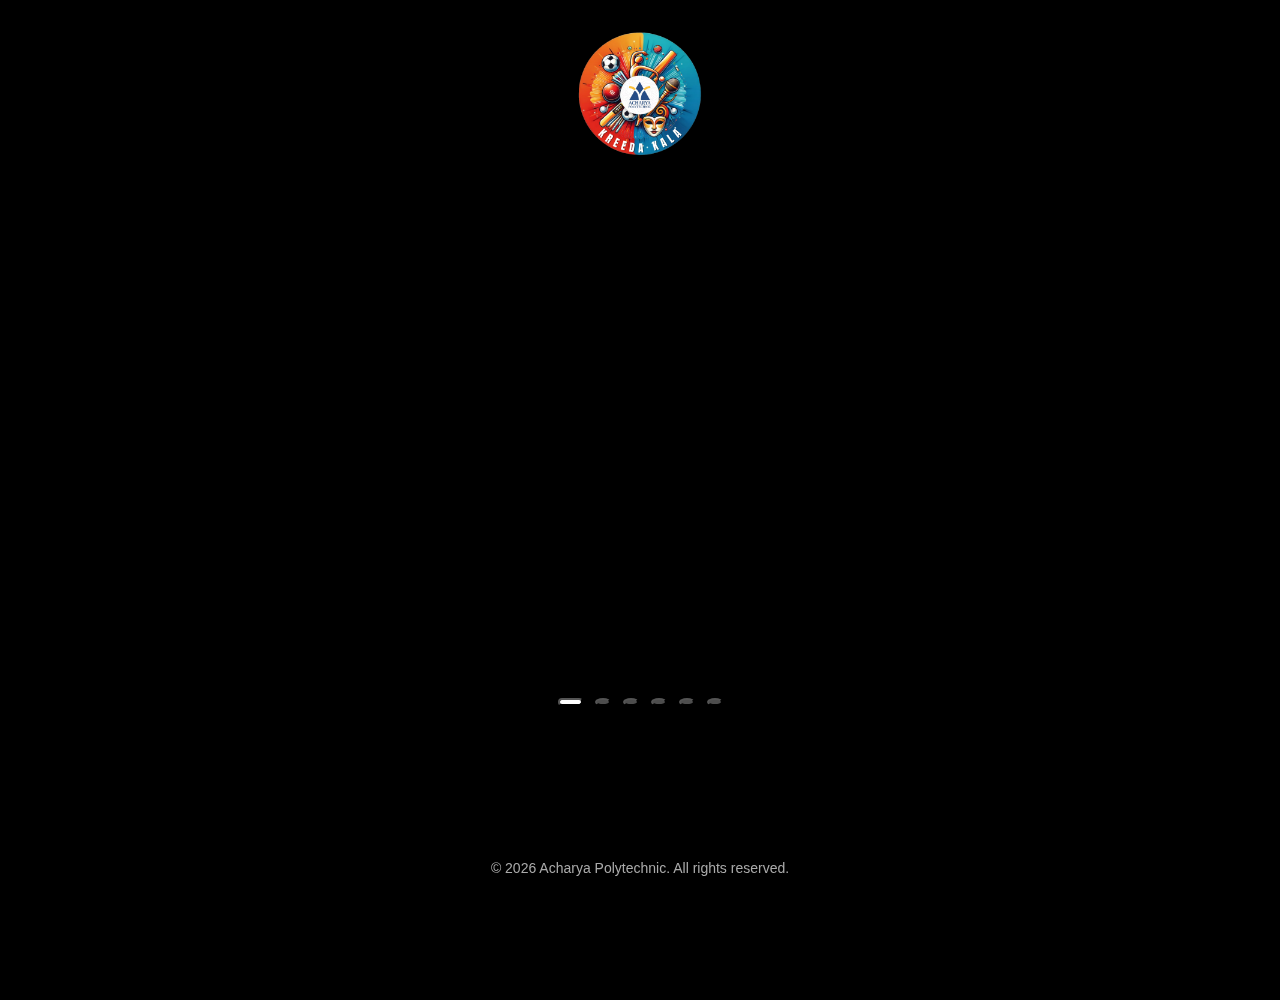
<file: index.html>
<!DOCTYPE html>
<html lang="en">
<head>
  <meta charset="UTF-8">
  <meta name="viewport" content="width=device-width, initial-scale=1.0">
  <title>Home Page</title>
  <link rel="stylesheet" href="index.css">
</head>
<body>
  <!-- College Header -->
<header class="header">
  <img src="img/Adobe Express - file.avif" alt="College Logo" class="college-logo">
  <!-- College Header <img src="/img/logo.png" alt="College Banner" class="header-banner">-->
</header>



  <div id="bg-overlay"></div>

  <div class="container">
    <div class="slider-window">
      <div class="slider-track" id="track"></div>
    </div>

    <div class="dots-container" id="dots"></div>

    
  </div>

  <footer class="footer">
    <p>© 2026 Acharya Polytechnic. All rights reserved.</p>
  </footer>

  <script src="index.js"></script>
</body>
</html>
</file>
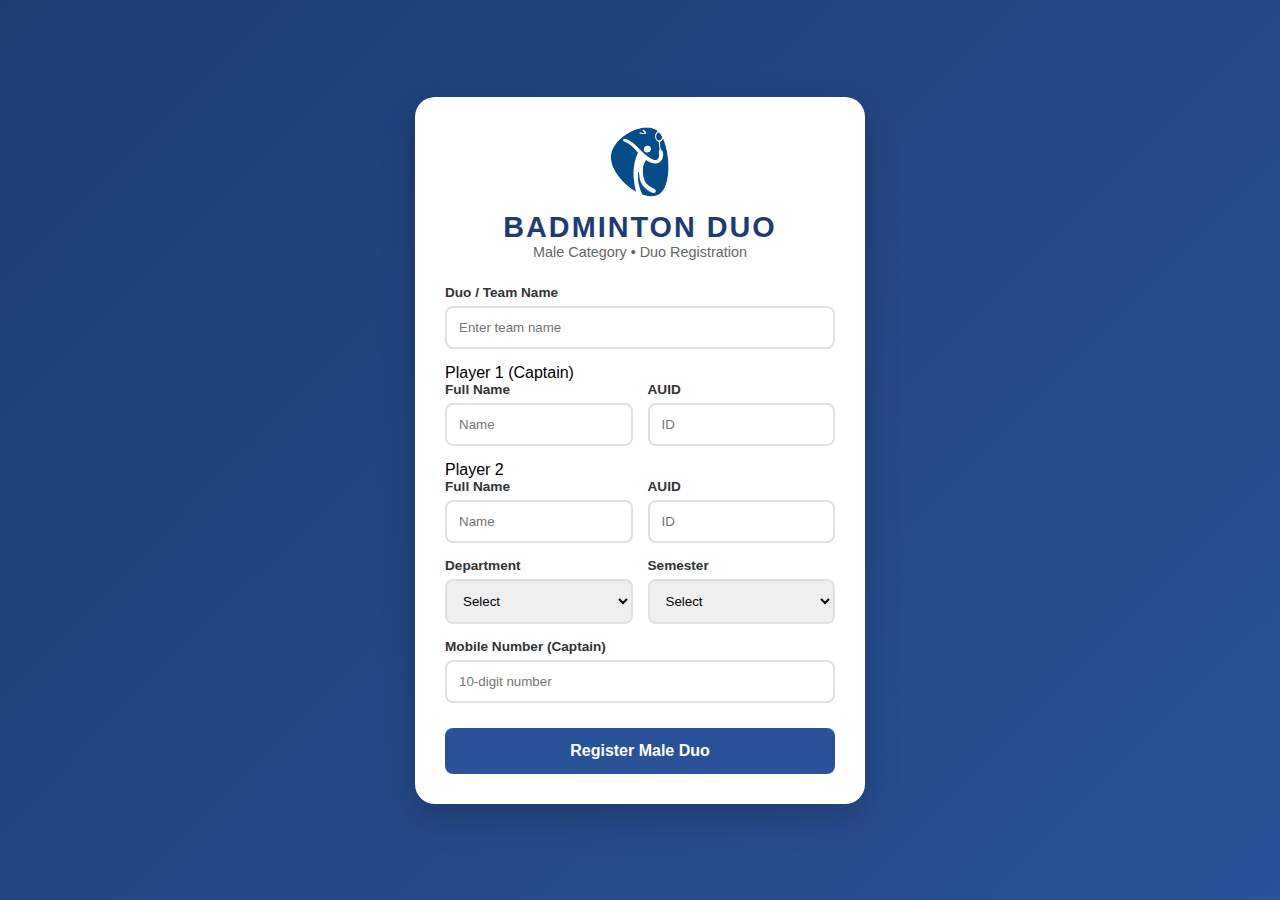
<file: regestration/badminton/badminton_reg.html>
<!DOCTYPE html>
<html lang="en">
<head>
    <meta charset="UTF-8">
    <meta name="viewport" content="width=device-width, initial-scale=1.0">
    <title>Badminton Duo - Male</title>
    <link rel="stylesheet" href="css.css">
</head>
<body>

<div class="container">
    <div class="card" id="reg-card">
        <div class="header">
            <img src="badminton.png" alt="Badminton Logo" class="logo" id="nav-logo" onclick="flipAndNavigate('female.html')">
            <h1>Badminton Duo</h1>
            <p>Male Category • Duo Registration</p>
        </div>

        <form id="form" action="https://docs.google.com/forms/d/e/1FAIpQLScgNHJi2uYloWTSTUSGEXxTtIAVHLMKh2qCxRnCioDhbYrumg/formResponse" method="POST" target="hidden_iframe">
            
            <div class="field">
                <label>Duo / Team Name</label>
                <input type="text" name="entry.1414280774" placeholder="Enter team name" required>
            </div>

            <div class="section-divider">Player 1 (Captain)</div>
            <div class="grid">
                <div class="field">
                    <label>Full Name</label>
                    <input type="text" name="entry.823367903" placeholder="Name" required>
                </div>
                <div class="field">
                    <label>AUID</label>
                    <input type="text" name="entry.1220683438" placeholder="ID" required>
                </div>
            </div>

            <div class="section-divider">Player 2</div>
            <div class="grid">
                <div class="field">
                    <label>Full Name</label>
                    <input type="text" name="entry.1099826463" placeholder="Name" required>
                </div>
                <div class="field">
                    <label>AUID</label>
                    <input type="text" name="entry.800390544" placeholder="ID" required>
                </div>
            </div>

            <div class="grid">
                <div class="field">
                    <label>Department</label>
                    <select name="entry.1418684154" required>
                        <option value="">Select</option>
                        <option value="CS">CS</option>
                        <option value="ADFT">ADFT</option>
                        <option value="AE">AE</option>
                        <option value="ARC">ARC</option>
                        <option value="ECE">ECE</option>
                        <option value="EVT">EVT</option>
                        <option value="ME">ME</option>
                    </select>
                </div>
                <div class="field">
                    <label>Semester</label>
                    <select name="entry.1913456757" required>
                        <option value="">Select</option>
                        <option value="Semester 2">Sem 2</option>
                        <option value="Semester 4">Sem 4</option>
                        <option value="Semester 6">Sem 6</option>
                    </select>
                </div>
            </div>

            <div class="field">
                <label>Mobile Number (Captain)</label>
                <input type="tel" name="entry.602067814" placeholder="10-digit number" required pattern="[0-9]{10}">
            </div>

            <button class="btn" type="submit" id="submit-button">Register Male Duo</button>
        </form>

        <div id="message" class="message"></div>
        <iframe name="hidden_iframe" id="hidden_iframe" style="display:none;"></iframe>
    </div>
</div>

<script src="js.js"></script>
</body>
</html>
</file>
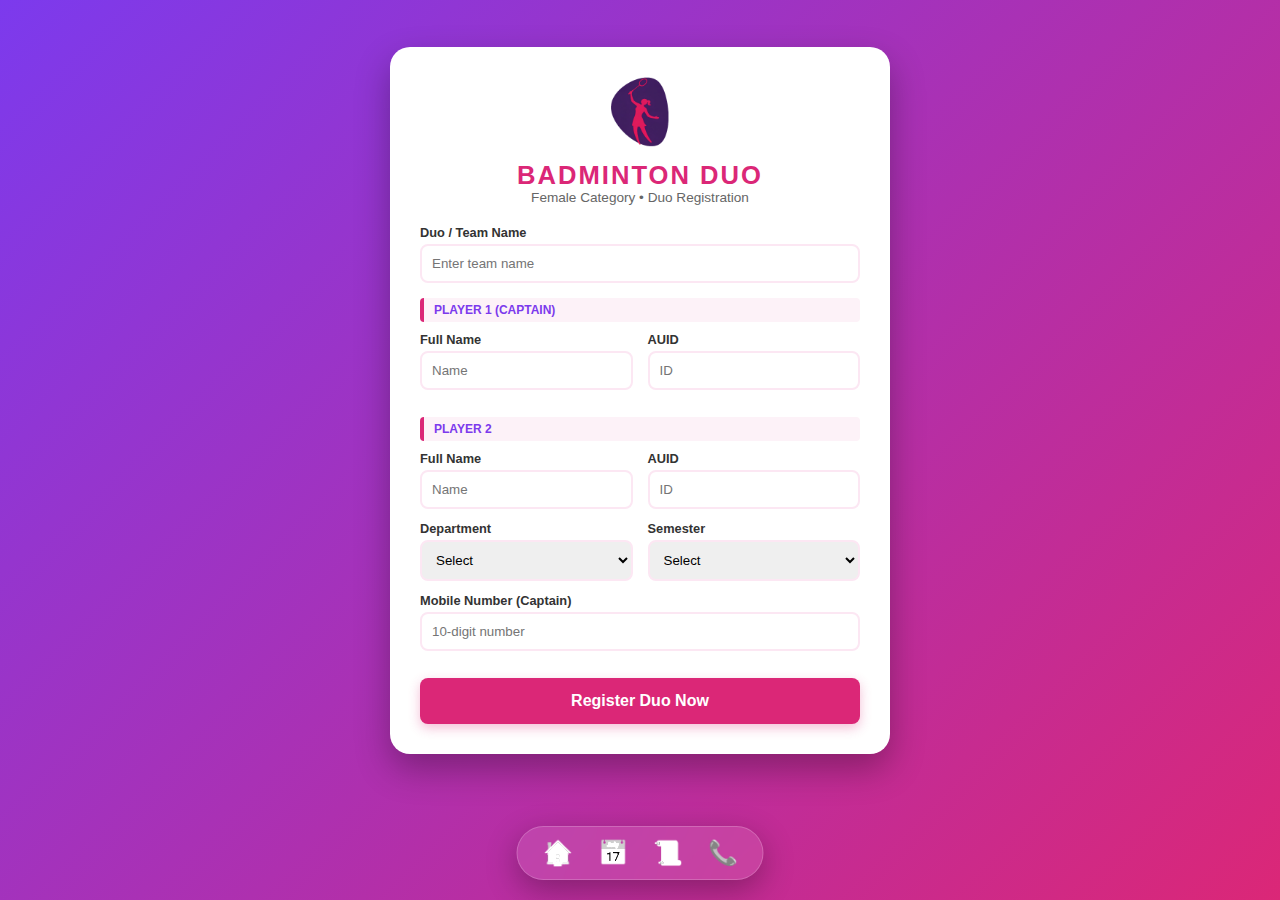
<file: regestration/badminton/female.html>
<!DOCTYPE html>
<html lang="en">
<head>
    <meta charset="UTF-8">
    <meta name="viewport" content="width=device-width, initial-scale=1.0">
    <title>Badminton Duo Registration</title>
    <link rel="stylesheet" href="female/css.css">
</head>
<body>

<div class="container">
    <div class="card" id="reg-card">
        <div class="header">
            <img src="female_logo.avif" alt="Badminton Logo" class="logo" id="nav-logo" onclick="flipAndNavigate('badminton_reg.html')">
            <h1>Badminton Duo</h1>
            <p>Female Category • Duo Registration</p>
        </div>

        <form id="form" action="https://docs.google.com/forms/d/e/1FAIpQLSdhCu72qnmIPcVo3TOmSI7gpYUovT3eHQMpMTT-N-HCJzuwCQ/formResponse" method="POST" target="hidden_iframe">
            
            <div class="field">
                <label>Duo / Team Name</label>
                <input type="text" name="entry.606103188" placeholder="Enter team name" required>
            </div>

            <div class="section-divider">Player 1 (Captain)</div>
            <div class="grid">
                <div class="field">
                    <label>Full Name</label>
                    <input type="text" name="entry.823367903" placeholder="Name" required>
                </div>
                <div class="field">
                    <label>AUID</label>
                    <input type="text" name="entry.1220683438" placeholder="ID" required>
                </div>
            </div>

            <div class="section-divider">Player 2</div>
            <div class="grid">
                <div class="field">
                    <label>Full Name</label>
                    <input type="text" name="entry.713680413" placeholder="Name" required>
                </div>
                <div class="field">
                    <label>AUID</label>
                    <input type="text" name="entry.1912786198" placeholder="ID" required>
                </div>
            </div>

            <div class="grid">
                <div class="field">
                    <label>Department</label>
                    <select name="entry.1418684154" required>
                        <option value="">Select</option>
                        <option value="CS">CS</option>
                        <option value="ADFT">ADFT</option>
                        <option value="AE">AE</option>
                        <option value="ARC">ARC</option>
                        <option value="ECE">ECE</option>
                        <option value="EVT">EVT</option>
                        <option value="ME">ME</option>
                    </select>
                </div>
                <div class="field">
                    <label>Semester</label>
                    <select name="entry.1913456757" required>
                        <option value="">Select</option>
                        <option value="Semester 2">Sem 2</option>
                        <option value="Semester 4">Sem 4</option>
                        <option value="Semester 6">Sem 6</option>
                    </select>
                </div>
            </div>

            <div class="field">
                <label>Mobile Number (Captain)</label>
                <input type="tel" name="entry.602067814" placeholder="10-digit number" required pattern="[0-9]{10}">
            </div>

            <button class="btn" type="submit" id="submit-button">Register Duo Now</button>
        </form>

        <div id="message" class="message"></div>
        <iframe name="hidden_iframe" id="hidden_iframe" style="display:none;"></iframe>
    </div>
</div>

<script src="female/js.js"></script>
</body>
<footer class="fixed-dock">
    <div class="dock-links">
        <a href="../../index.html" title="Home">🏠</a>
        <a href="#" title="Schedule">📅</a>
        <a href="#" title="Rules">📜</a>
        <a href="#" title="Support">📞</a>
    </div>
</footer>
</html>
</file>
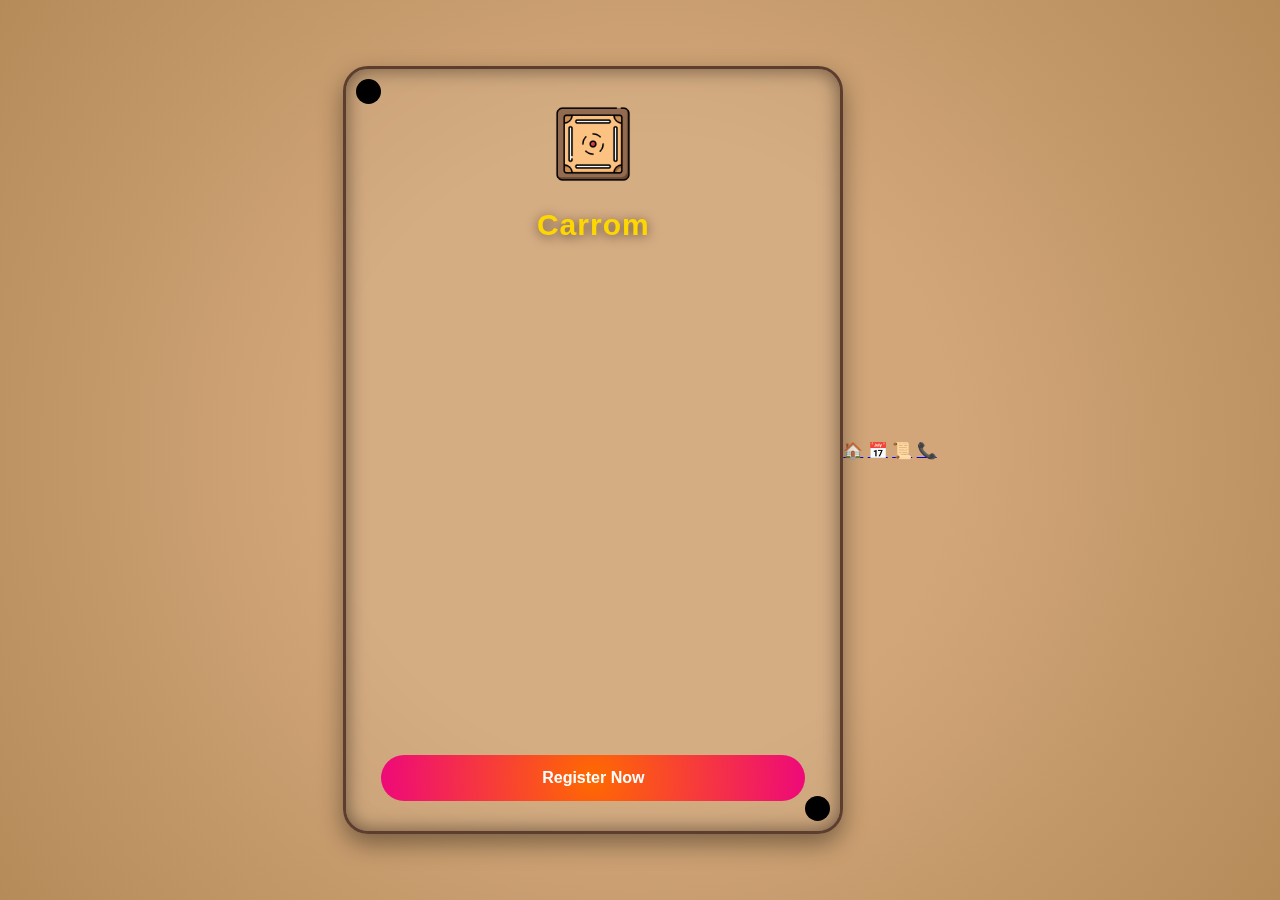
<file: regestration/carrom/carrom_reg.html>
<!DOCTYPE html>
<html lang="en">
<head>
<meta charset="UTF-8">
<meta name="viewport" content="width=device-width, initial-scale=1.0">
<title>Carrom Tournament Registration</title>
<link rel="stylesheet" href="css.css">

</head>

<body>
<div class="container">

  <img src="carrom.png" alt="Carrom Logo" class="logo">
  <h1>Carrom</h1>

  <form id="form" action="https://docs.google.com/forms/d/e/1FAIpQLSfwB_4PX9G73_b9AKytYz9g8BxUI7V3si4aCQ5uMPRkUeSVFQ/formResponse" method="POST" target="hidden_iframe">

    <div class="field">
      <label>Full Name</label>
      <input type="text" name="entry.823367903" placeholder="Enter your full name" required>
    </div>

    <div class="field">
      <label>College ID / AUID</label>
      <input type="text" name="entry.1220683438" placeholder="Enter your ID" required>
    </div>

    <div class="field">
      <label>Mobile Number</label>
      <input type="tel" name="entry.602067814" placeholder="Enter your phone number" required pattern="[0-9]{10}">
    </div>

    <div class="field">
      <label>Email Address</label>
      <input type="email" name="entry.528041579" placeholder="Enter your email" required>
    </div>

    <div class="field">
      <label>Semester</label>
      <select name="entry.1913456757" required>
        <option value="">Select Semester</option>
        <option value="Semester 2">Semester 2</option>
        <option value="Semester 4">Semester 4</option>
        <option value="Semester 6">Semester 6</option>
      </select>
    </div>

    <div class="field">
      <label>Department</label>
      <select name="entry.1418684154" required>
        <option value="">Select Department</option>
        <option value="CS">Computer Science and Engineering</option>
        <option value="AE">Aeronautical Engineering</option>
<option value="ADFT">Apparel Design and Fabrication Technology</option>
<option value="ARC">Architecture Engineering</option>
<option value="CE">Civil Engineering</option>
<option value="ECE">Electronics and Communication Engineering</option>
<option value="EEEVT">Electrical Engineering & Electrical Vehicle Technology</option>
<option value="ME">Mechanical Engineering</option>

      </select>
    </div>

    <button class="btn" type="submit" id="submit-button">Register Now</button>

  </form>

  <div id="message" class="message"></div>
  <iframe name="hidden_iframe" id="hidden_iframe" style="display:none;"></iframe>
</div>

<script>
const form = document.getElementById("form");
const messageDiv = document.getElementById("message");
const submitButton = document.getElementById("submit-button");

form.addEventListener("submit", function (e) {
  // Show submitting message
  messageDiv.style.display = "block";
  messageDiv.textContent = "Submitting...";
  messageDiv.className = "message";

  submitButton.disabled = true;

  // Simulate success
  setTimeout(() => {
    messageDiv.textContent = "Thank you! Your registration has been recorded.";
    messageDiv.className = "message success";
    form.reset();
    submitButton.disabled = false;
    setTimeout(() => { messageDiv.style.display = "none"; }, 3500);
  }, 1500);
});
</script>
</body>
<footer class="fixed-dock">
    <div class="dock-links">
        <a href="../../index.html" title="Home">🏠</a>
        <a href="#" title="Schedule">📅</a>
        <a href="#" title="Rules">📜</a>
        <a href="#" title="Support">📞</a>
    </div>
</footer>
</html>
</file>
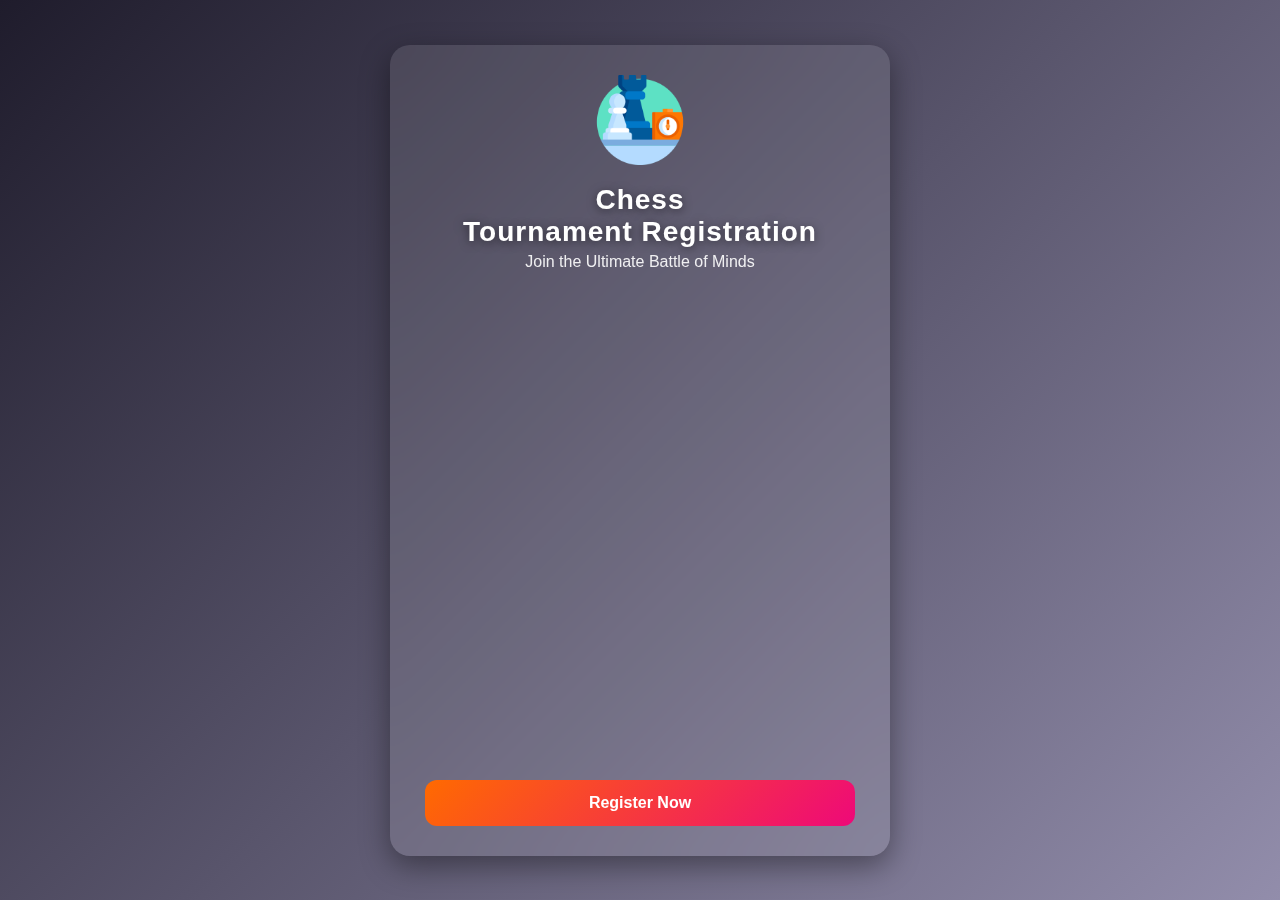
<file: regestration/chess/chess_reg.html>
<!DOCTYPE html>
<html lang="en">
<head>
<meta charset="UTF-8">
<meta name="viewport" content="width=device-width, initial-scale=1.0">
<title>Chess Tournament Registration</title>

<style>
/* Reset + fonts */
* {
  margin: 0;
  padding: 0;
  box-sizing: border-box;
  font-family: "Poppins", sans-serif;
}

body {
  min-height: 100vh;
  background: linear-gradient(135deg, #1f1c2c, #928dab);
  display: flex;
  align-items: center;
  justify-content: center;
  padding: 20px;
  overflow-x: hidden;
}

/* Container */
.container {
  width: 100%;
  max-width: 500px;
  background: rgba(255, 255, 255, 0.1);
  backdrop-filter: blur(15px);
  border-radius: 20px;
  padding: 30px 35px;
  color: #fff;
  box-shadow: 0 10px 30px rgba(0,0,0,0.4);
  text-align: center;
  animation: fadeIn 1s ease forwards;
}

/* Logo and header */
.logo {
  max-width: 90px;
  margin-bottom: 15px;
  animation: bounceLogo 1.5s infinite alternate;
}

h1 {
  font-size: 28px;
  font-weight: 700;
  margin-bottom: 5px;
  letter-spacing: 1px;
  color: #fff;
  text-shadow: 0 2px 10px rgba(0,0,0,0.5);
}

h2 {
  font-size: 16px;
  font-weight: 400;
  margin-bottom: 25px;
  opacity: 0.9;
}

/* Form fields */
.field {
  margin-bottom: 18px;
  text-align: left;
  opacity: 0;
  transform: translateY(20px);
  animation: slideUp 0.6s forwards;
}

.field:nth-child(1) { animation-delay: 0.2s; }
.field:nth-child(2) { animation-delay: 0.3s; }
.field:nth-child(3) { animation-delay: 0.4s; }
.field:nth-child(4) { animation-delay: 0.5s; }
.field:nth-child(5) { animation-delay: 0.6s; }
.field:nth-child(6) { animation-delay: 0.7s; }

label {
  font-size: 14px;
  font-weight: 600;
  margin-bottom: 6px;
  display: block;
}

input, select {
  width: 100%;
  padding: 12px 15px;
  border-radius: 10px;
  border: none;
  outline: none;
  font-size: 14px;
  transition: 0.3s;
}

input:focus, select:focus {
  transform: scale(1.02);
  box-shadow: 0 4px 20px rgba(0,0,0,0.3);
}

/* Submit button */
.btn {
  width: 100%;
  padding: 14px;
  border-radius: 12px;
  border: none;
  background: linear-gradient(135deg, #ff6a00, #ee0979);
  color: #fff;
  font-size: 16px;
  font-weight: 600;
  cursor: pointer;
  transition: 0.3s;
}

.btn:hover {
  opacity: 0.9;
  transform: translateY(-2px);
  box-shadow: 0 6px 20px rgba(0,0,0,0.4);
}

/* Message */
.message {
  margin-top: 18px;
  padding: 12px;
  border-radius: 8px;
  display: none;
  font-weight: 500;
  font-size: 14px;
}

.success {
  background: rgba(0, 255, 0, 0.2);
  color: #00ff9d;
}

.error {
  background: rgba(255, 0, 0, 0.2);
  color: #ff8a8a;
}

/* Animations */
@keyframes bounceLogo {
  0% { transform: translateY(0); }
  100% { transform: translateY(-8px); }
}

@keyframes fadeIn {
  from { opacity: 0; transform: translateY(-20px); }
  to { opacity: 1; transform: translateY(0); }
}

@keyframes slideUp {
  to { opacity: 1; transform: translateY(0); }
}
</style>
</head>

<body>
<div class="container">

  <img src="chess_icon.png" alt="Chess Logo" class="logo">
  <h1>Chess<br> Tournament Registration</h1>
  <h2>Join the Ultimate Battle of Minds</h2>

  <form id="form" action="https://docs.google.com/forms/d/e/1FAIpQLSfwB_4PX9G73_b9AKytYz9g8BxUI7V3si4aCQ5uMPRkUeSVFQ/formResponse" method="POST" target="hidden_iframe">

    <div class="field">
      <label>Full Name</label>
      <input type="text" name="entry.823367903" placeholder="Enter your full name" required>
    </div>

    <div class="field">
      <label>College ID / AUID</label>
      <input type="text" name="entry.1220683438" placeholder="Enter your ID" required>
    </div>

    <div class="field">
      <label>Mobile Number</label>
      <input type="tel" name="entry.602067814" placeholder="Enter your phone number" required pattern="[0-9]{10}">
    </div>

    <div class="field">
      <label>Email Address</label>
      <input type="email" name="entry.528041579" placeholder="Enter your email" required>
    </div>

    <div class="field">
      <label>Semester</label>
      <select name="entry.1913456757" required>
        <option value="">Select Semester</option>
        <option value="Semester 2">Semester 2</option>
        <option value="Semester 4">Semester 4</option>
        <option value="Semester 6">Semester 6</option>
      </select>
    </div>

    <div class="field">
      <label>Department</label>
      <select name="entry.1418684154" required>
        <option value="">Select Department</option>
        <option value="CS">CS</option>
        <option value="ARC">ARC</option>
        <option value="EVT">EVT</option>
        <option value="ADFT">ADFT</option>
        <option value="ECE">ECE</option>
      </select>
    </div>

    <button class="btn" type="submit" id="submit-button">Register Now</button>

  </form>

  <div id="message" class="message"></div>
  <iframe name="hidden_iframe" id="hidden_iframe" style="display:none;"></iframe>
</div>

<script>
const form = document.getElementById("form");
const messageDiv = document.getElementById("message");
const submitButton = document.getElementById("submit-button");

form.addEventListener("submit", function (e) {
  // Show submitting message
  messageDiv.style.display = "block";
  messageDiv.textContent = "Submitting...";
  messageDiv.className = "message";

  submitButton.disabled = true;

  // Simulate success
  setTimeout(() => {
    messageDiv.textContent = "Thank you! Your registration has been recorded.";
    messageDiv.className = "message success";
    form.reset();
    submitButton.disabled = false;
    setTimeout(() => { messageDiv.style.display = "none"; }, 3500);
  }, 1500);
});
</script>
</body>
</html>
</file>
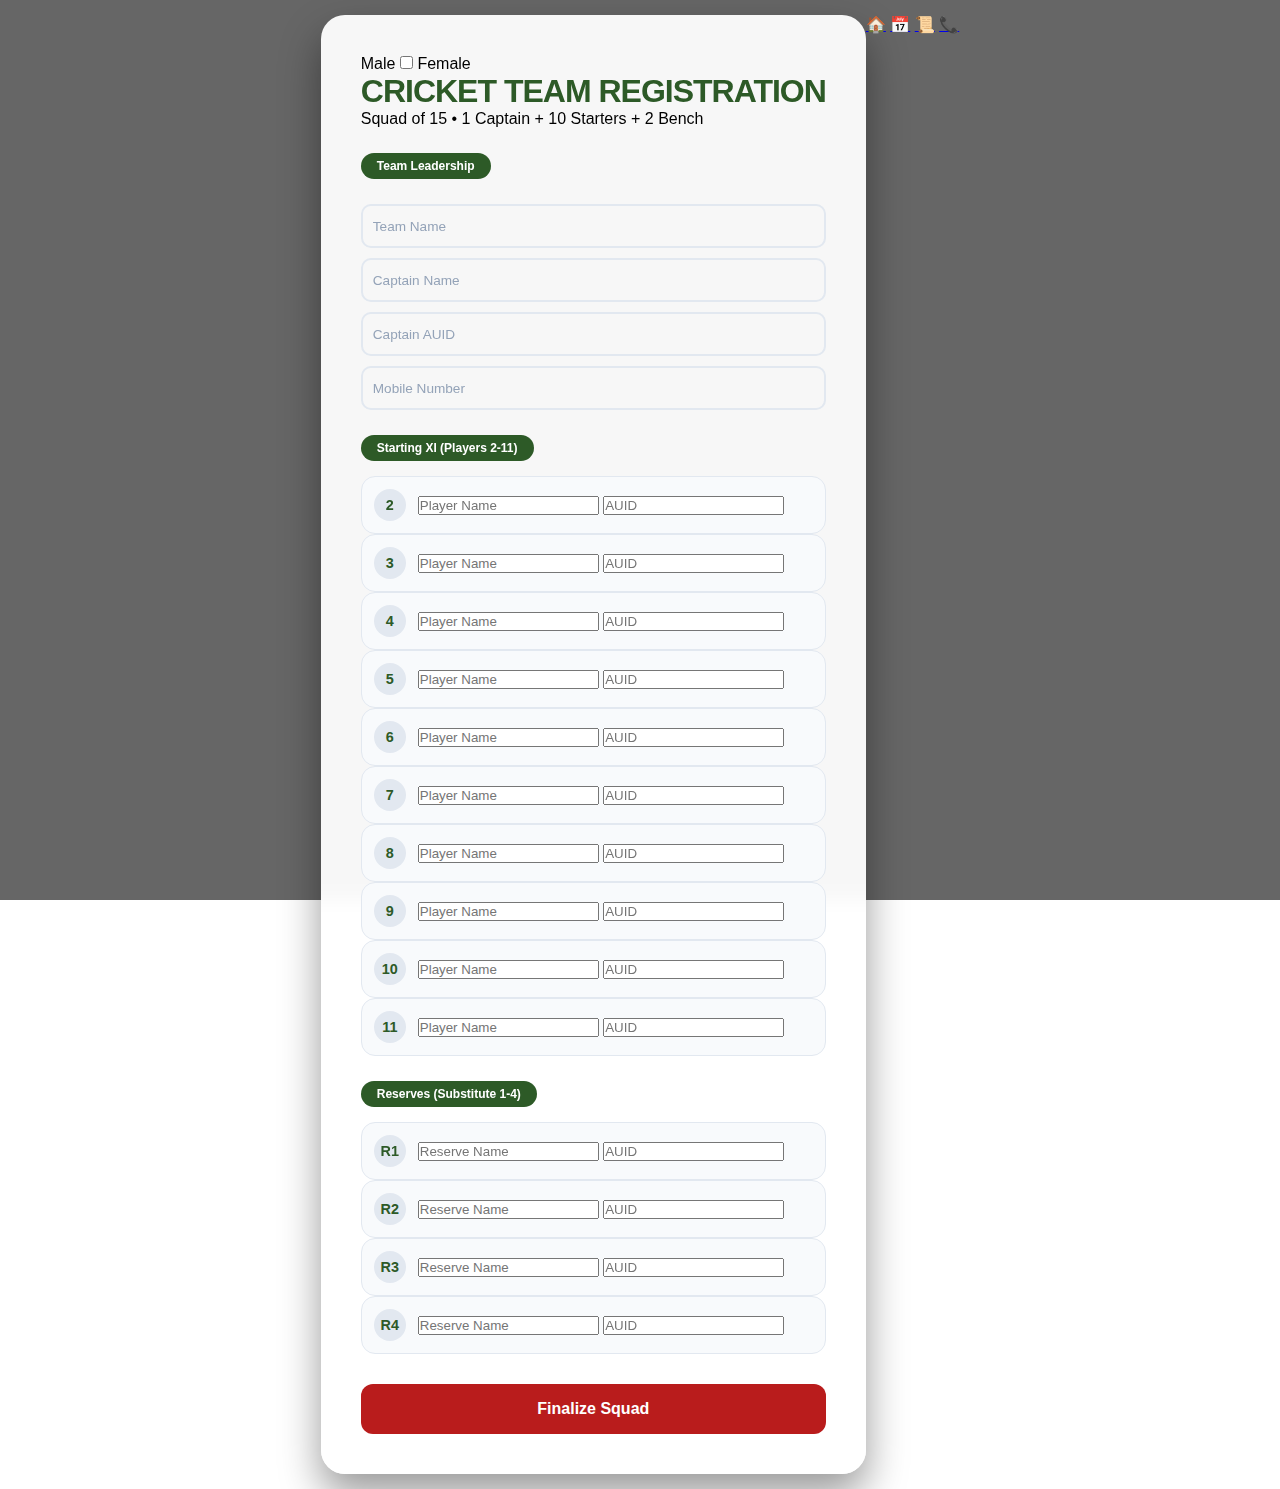
<file: regestration/cricket/cricket_reg.html>
<!DOCTYPE html>
<html lang="en">
<head>
    <meta charset="UTF-8">
    <meta name="viewport" content="width=device-width, initial-scale=1.0">
    <title>Cricket Team Registration</title>
    <link rel="stylesheet" href="css.css">
</head>
<body>

<div class="container">
    <div class="card" id="main-card">
        <div class="header">
            <div class="gender-nav">
                <span class="nav-label">Male</span>
                <label class="switch">
                    <input type="checkbox" id="gender-toggle" onchange="toggleGender()">
                    <span class="slider round"></span>
                </label>
                <span class="nav-label">Female</span>
            </div>
            
            <h1>Cricket Team Registration</h1>
            <p>Squad of 15 • 1 Captain + 10 Starters + 2 Bench</p>
        </div>

        <form id="teamForm" action="https://docs.google.com/forms/d/e/1FAIpQLSffgB5QK_QWs3UDUARYDdchCvhtWV4cQxdJ91ZwW5fFZh7qYQ/formResponse" method="POST" target="hidden_iframe">
            
            <div class="section-title">Team Leadership</div>
            <div class="grid">
                <div class="field floating">
                    <input type="text" name="entry.1997065996" class="save-local" placeholder=" " required>
                    <label>Team Name</label>
                </div>
                <div class="field floating">
                    <input type="text" name="entry.2081326091" class="save-local" placeholder=" " required>
                    <label>Captain Name</label>
                </div>
                <div class="field floating">
                    <input type="text" name="entry.1127107364" class="save-local" placeholder=" " required>
                    <label>Captain AUID</label>
                </div>
                <div class="field floating">
                    <input type="tel" name="entry.2029844490" class="save-local" placeholder=" " required pattern="[0-9]{10}">
                    <label>Mobile Number</label>
                </div>
            </div>

            <div class="section-title">Starting XI (Players 2-11)</div>
            <div class="roster-grid" id="starters-container"></div>

            <div class="section-title sub-header">Reserves (Substitute 1-4)</div>
            <div class="roster-grid" id="subs-container"></div>

            <button type="submit" class="btn" id="submitBtn">Finalize Squad</button>
        </form>

        <iframe name="hidden_iframe" id="hidden_iframe" style="display:none;"></iframe>
    </div>
</div>

<script src="js.js"></script>
</body>
<footer class="fixed-dock">
    <div class="dock-links">
        <a href="../../index.html" title="Home">🏠</a>
        <a href="#" title="Schedule">📅</a>
        <a href="#" title="Rules">📜</a>
        <a href="#" title="Support">📞</a>
    </div>
</footer>
</html>
</file>
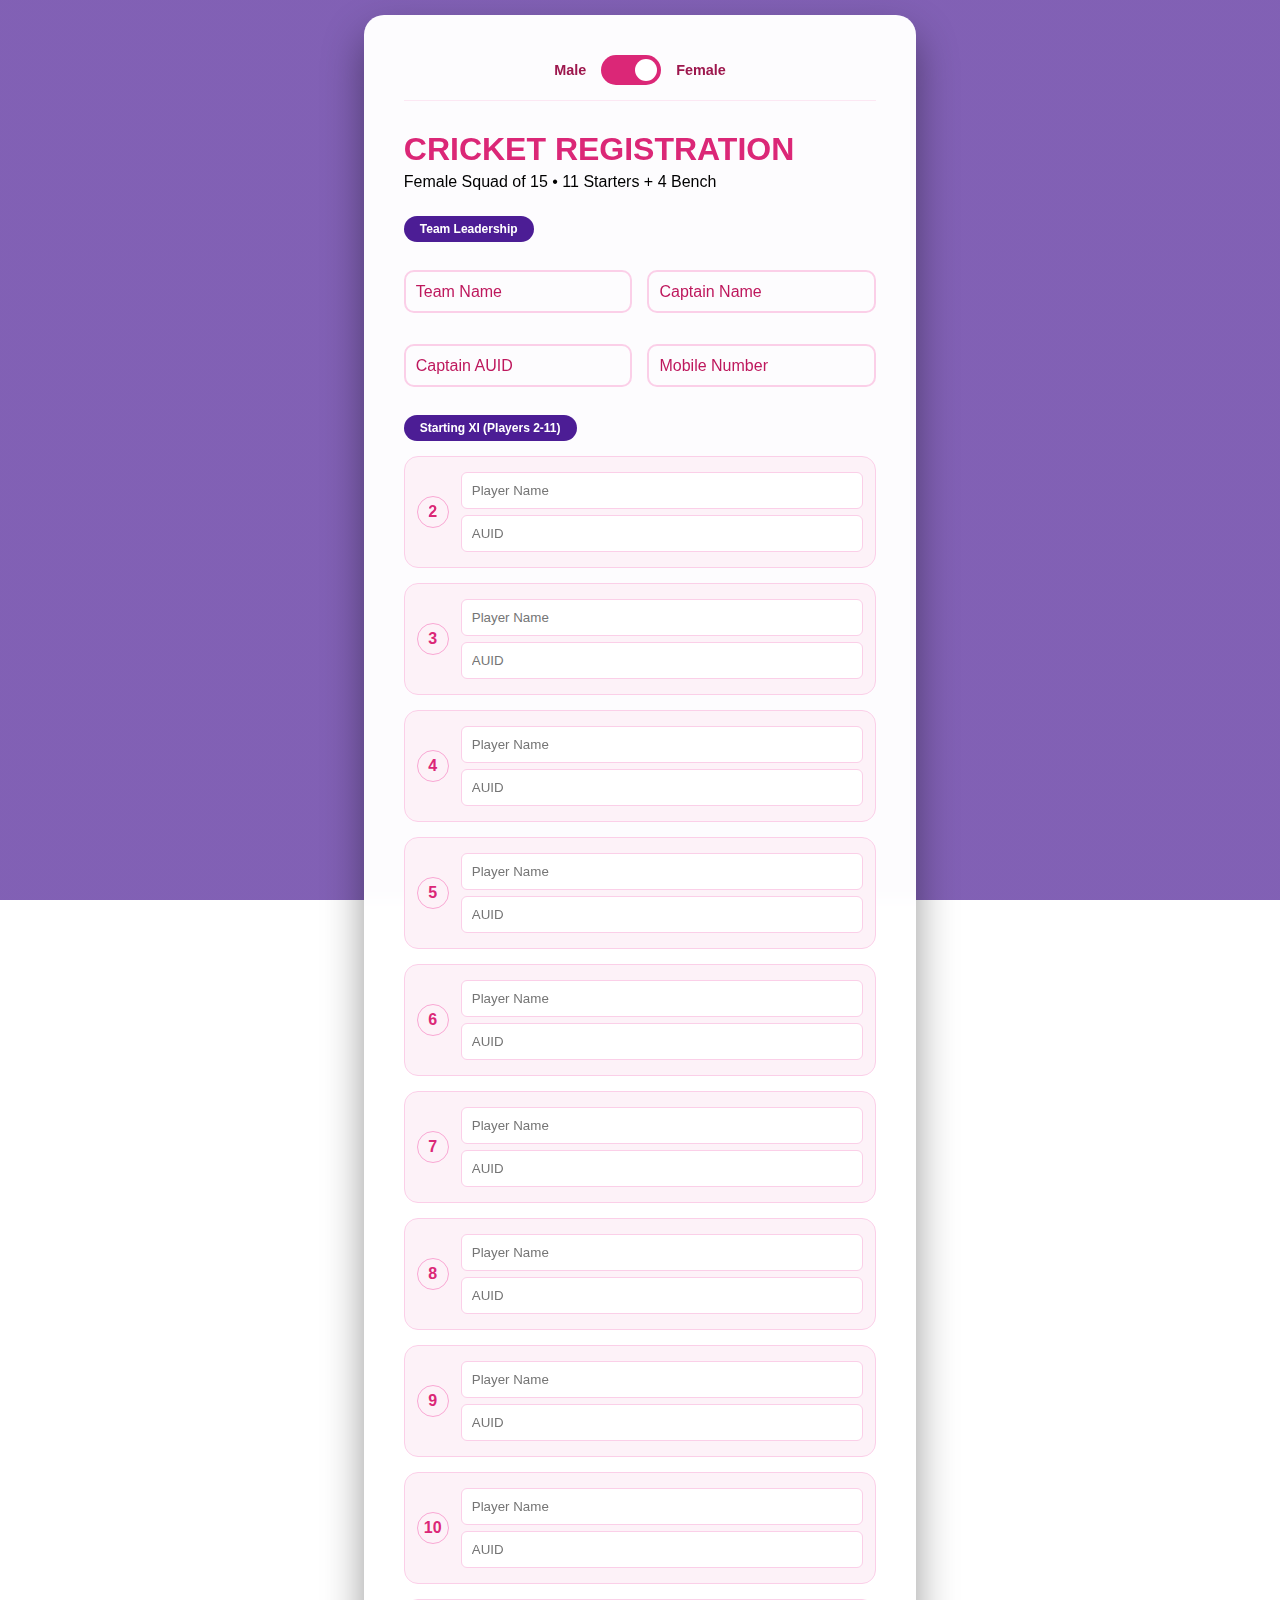
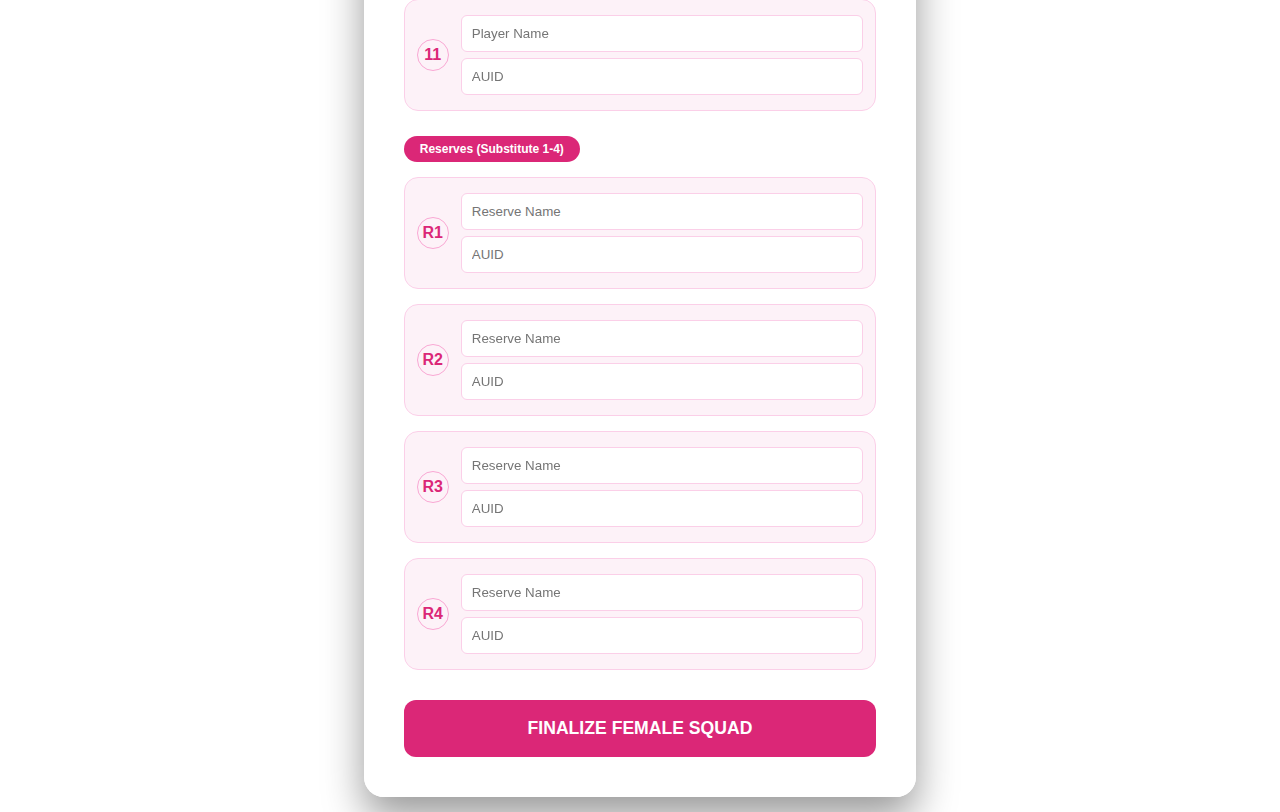
<file: regestration/cricket/female.html>
<!DOCTYPE html>
<html lang="en">
<head>
    <meta charset="UTF-8">
    <meta name="viewport" content="width=device-width, initial-scale=1.0">
    <title>Cricket Registration - Female</title>
    <style>
        :root {
            --primary-pink: #db2777;
            --deep-purple: #4c1d95;
            --grass-light: #fdf2f8;
            --white: #ffffff;
        }

        * { margin: 0; padding: 0; box-sizing: border-box; }

        body {
            min-height: 100vh;
            background: linear-gradient(rgba(76, 29, 149, 0.7), rgba(76, 29, 149, 0.7)), 
                        url('https://images.unsplash.com/photo-1531415074968-036ba1b575da?auto=format&fit=crop&q=80&w=2000');
            background-size: cover;
            background-attachment: fixed;
            font-family: 'Inter', sans-serif;
            display: flex;
            justify-content: center;
            padding: 15px;
        }

        /* Page Transition */
        .card {
            background: rgba(255, 255, 255, 0.98);
            backdrop-filter: blur(10px);
            width: 100%;
            max-width: 1000px;
            border-radius: 20px;
            padding: clamp(20px, 5vw, 40px);
            box-shadow: 0 20px 40px rgba(0, 0, 0, 0.4);
            transition: transform 0.5s ease-in, opacity 0.5s;
        }

        .slide-out { transform: translateX(100%); opacity: 0; }

        /* Gender Toggle Navigation */
        .gender-nav { 
            display: flex; 
            align-items: center; 
            justify-content: center; 
            gap: 15px; 
            margin-bottom: 30px; 
            border-bottom: 1px solid #fce7f3; 
            padding-bottom: 15px; 
        }
        .switch { position: relative; width: 60px; height: 30px; }
        .switch input { opacity: 0; width: 0; height: 0; }
        .slider { 
            position: absolute; cursor: pointer; top: 0; left: 0; right: 0; bottom: 0; 
            background-color: var(--deep-purple); transition: .4s; border-radius: 34px; 
        }
        .slider:before { 
            position: absolute; content: ""; height: 22px; width: 22px; 
            left: 4px; bottom: 4px; background-color: white; transition: .4s; border-radius: 50%; 
        }
        input:checked + .slider { background-color: var(--primary-pink); }
        input:checked + .slider:before { transform: translateX(30px); }
        .nav-label { font-weight: bold; color: #9d174d; font-size: 0.9rem; }

        /* Typography & Sections */
        h1 { color: var(--primary-pink); font-weight: 900; text-transform: uppercase; margin-bottom: 5px; }
        .section-title { 
            color: var(--white); background: var(--deep-purple); padding: 6px 16px; 
            border-radius: 50px; display: inline-block; font-size: 0.75rem; font-weight: bold; 
            margin: 25px 0 15px 0; 
        }
        .sub-header { background: var(--primary-pink); }

        /* Grid System */
        .grid { display: grid; grid-template-columns: repeat(auto-fit, minmax(220px, 1fr)); gap: 15px; }
        .roster-grid { display: grid; grid-template-columns: repeat(auto-fit, minmax(280px, 1fr)); gap: 15px; }

        .player-box { 
            background: var(--grass-light); border: 1px solid #fbcfe8; padding: 12px; border-radius: 14px; 
            display: flex; align-items: center; gap: 12px; transition: 0.3s; 
        }
        .player-box:hover { border-color: var(--primary-pink); background: white; transform: translateY(-2px); }

        .jersey-num { 
            background: #fdf2f8; width: 32px; height: 32px; min-width: 32px; 
            display: flex; align-items: center; justify-content: center; border-radius: 50%; 
            font-weight: bold; color: var(--primary-pink); border: 1px solid #f9a8d4;
        }

        /* Inputs */
        .floating { position: relative; width: 100%; margin-top: 10px; }
        .floating input { 
            width: 100%; padding: 12px; border: 2px solid #fbcfe8; 
            border-radius: 10px; outline: none; background: transparent; 
        }
        .floating label { 
            position: absolute; left: 12px; top: 50%; transform: translateY(-50%); 
            color: #be185d; pointer-events: none; transition: 0.2s ease; 
        }
        .floating input:focus + label, .floating input:not(:placeholder-shown) + label { 
            top: -8px; font-size: 11px; background: white; padding: 0 5px; color: var(--primary-pink); 
        }

        input {
            width: 100%; padding: 10px; margin: 3px 0; border: 1px solid #fbcfe8;
            border-radius: 6px; outline-color: var(--primary-pink);
        }

        .btn { 
            background: var(--primary-pink); color: white; width: 100%; padding: 18px; 
            border-radius: 12px; border: none; font-size: 1.1rem; font-weight: bold; 
            cursor: pointer; margin-top: 30px; transition: 0.3s; text-transform: uppercase;
        }
        .btn:hover { background: var(--deep-purple); transform: translateY(-2px); }
    </style>
</head>
<body>

<div class="container">
    <div class="card" id="main-card">
        <div class="header">
            <div class="gender-nav">
                <span class="nav-label">Male</span>
                <label class="switch">
                    <input type="checkbox" id="gender-toggle" checked onchange="toggleGender()">
                    <span class="slider round"></span>
                </label>
                <span class="nav-label">Female</span>
            </div>
            
            <h1>Cricket Registration</h1>
            <p>Female Squad of 15 • 11 Starters + 4 Bench</p>
        </div>

        <form id="teamForm" action="https://docs.google.com/forms/d/e/YOUR_FEMALE_FORM_ID/formResponse" method="POST" target="hidden_iframe">
            
            <div class="section-title">Team Leadership</div>
            <div class="grid">
                <div class="field floating">
                    <input type="text" name="entry.1997065996" class="save-local" placeholder=" " required>
                    <label>Team Name</label>
                </div>
                <div class="field floating">
                    <input type="text" name="entry.2081326091" class="save-local" placeholder=" " required>
                    <label>Captain Name</label>
                </div>
                <div class="field floating">
                    <input type="text" name="entry.1127107364" class="save-local" placeholder=" " required>
                    <label>Captain AUID</label>
                </div>
                <div class="field floating">
                    <input type="tel" name="entry.2029844490" class="save-local" placeholder=" " required pattern="[0-9]{10}">
                    <label>Mobile Number</label>
                </div>
            </div>

            <div class="section-title">Starting XI (Players 2-11)</div>
            <div class="roster-grid" id="starters-container"></div>

            <div class="section-title sub-header">Reserves (Substitute 1-4)</div>
            <div class="roster-grid" id="subs-container"></div>

            <button type="submit" class="btn" id="submitBtn">Finalize Female Squad</button>
        </form>

        <iframe name="hidden_iframe" id="hidden_iframe" style="display:none;"></iframe>
    </div>
</div>

<script>
    const startersMap = [
        { n: "entry.164796864", i: "entry.466232286" },
        { n: "entry.279343295", i: "entry.590979872" },
        { n: "entry.1906076037", i: "entry.96241058" },
        { n: "entry.908985867", i: "entry.1159611705" },
        { n: "entry.1988112041", i: "entry.1539910648" },
        { n: "entry.1685335114", i: "entry.1156136104" },
        { n: "entry.2103729441", i: "entry.1761177781" },
        { n: "entry.911277598", i: "entry.1938205651" },
        { n: "entry.1635033387", i: "entry.1366413584" },
        { n: "entry.1971252509", i: "entry.2125999837" }
    ];

    const subsMap = [
        { n: "entry.357225766", i: "entry.1982817856" },
        { n: "entry.1284111609", i: "entry.1497776436" },
        { n: "entry.1563974988", i: "entry.342922246" },
        { n: "entry.458879777", i: "entry.376119018" }
    ];

    const startersContainer = document.getElementById('starters-container');
    startersMap.forEach((p, idx) => {
        startersContainer.innerHTML += `
            <div class="player-box">
                <div class="jersey-num">${idx + 2}</div>
                <div style="flex:1">
                    <input type="text" name="${p.n}" class="save-local" placeholder="Player Name">
                    <input type="text" name="${p.i}" class="save-local" placeholder="AUID">
                </div>
            </div>`;
    });

    const subsContainer = document.getElementById('subs-container');
    subsMap.forEach((p, idx) => {
        subsContainer.innerHTML += `
            <div class="player-box">
                <div class="jersey-num">R${idx + 1}</div>
                <div style="flex:1">
                    <input type="text" name="${p.n}" class="save-local" placeholder="Reserve Name">
                    <input type="text" name="${p.i}" class="save-local" placeholder="AUID">
                </div>
            </div>`;
    });

    const allInputs = document.querySelectorAll('.save-local, .floating input');
    window.onload = () => {
        allInputs.forEach(input => {
            const val = localStorage.getItem('femaleCricketSquad_' + input.name);
            if (val) input.value = val;
        });
    };

    allInputs.forEach(input => {
        input.addEventListener('input', () => {
            localStorage.setItem('femaleCricketSquad_' + input.name, input.value);
        });
    });

    function toggleGender() {
        const isChecked = document.getElementById('gender-toggle').checked;
        const card = document.querySelector('.card');
        card.classList.add('slide-out');
        
        setTimeout(() => {
            // Redirect to male version (assuming index.html or cricket_reg.html)
            window.location.href = isChecked ? 'female.html' : 'cricket_reg.html';
        }, 500);
    }

    document.getElementById('teamForm').addEventListener('submit', function() {
        const btn = document.getElementById('submitBtn');
        btn.innerHTML = "Submitting Squad...";
        btn.disabled = true;
        setTimeout(() => {
            localStorage.clear();
            alert("Female Squad Registered! Good luck!");
            location.reload();
        }, 2000);
    });
</script>
</body>
</html>
</file>
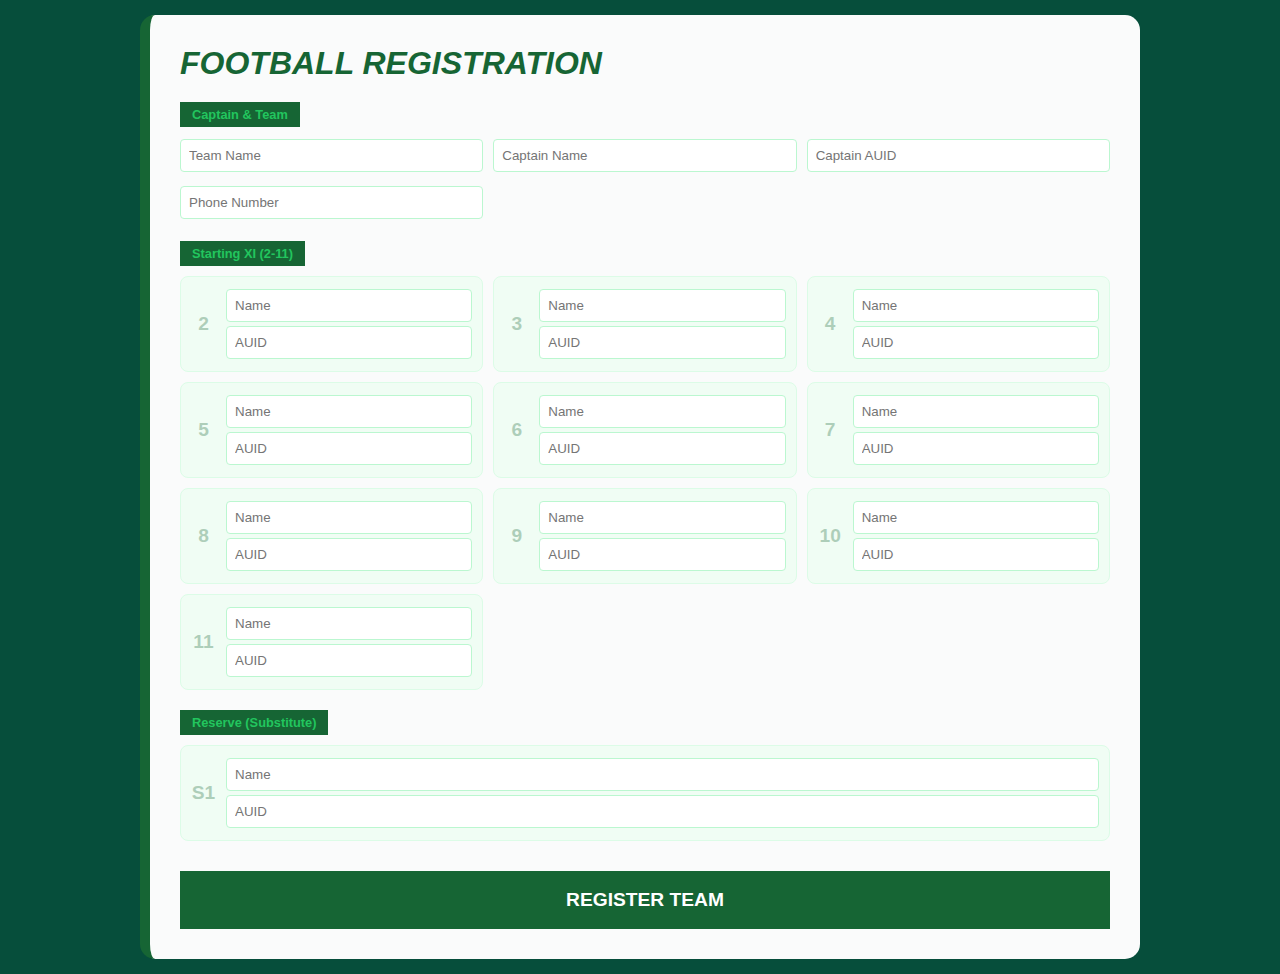
<file: regestration/football/football_reg.html>
<!DOCTYPE html>
<html lang="en">
<head>
    <meta charset="UTF-8">
    <meta name="viewport" content="width=device-width, initial-scale=1.0">
    <title>Football Registration - Male</title>
    <style>
        :root { --pitch: #166534; --grass: #22c55e; }
        * { margin: 0; padding: 0; box-sizing: border-box; }
        body {
            min-height: 100vh;
            background: #064e3b url('https://images.unsplash.com/photo-1574629810360-7efbbe195018?q=80&w=2000') center/cover fixed;
            font-family: sans-serif; display: flex; justify-content: center; padding: 15px;
        }
        .card { background: rgba(255, 255, 255, 0.98); width: 100%; max-width: 1000px; border-radius: 15px; padding: 30px; border-left: 10px solid var(--pitch); }
        .section-title { background: var(--pitch); color: var(--grass); padding: 5px 12px; margin: 20px 0 10px 0; display: inline-block; font-weight: bold; font-size: 0.8rem; }
        .grid { display: grid; grid-template-columns: repeat(auto-fit, minmax(280px, 1fr)); gap: 10px; }
        .player-box { background: #f0fdf4; border: 1px solid #dcfce7; padding: 10px; border-radius: 8px; display: flex; align-items: center; gap: 10px; }
        .jersey { font-size: 1.2rem; font-weight: bold; color: var(--pitch); opacity: 0.3; width: 25px; text-align: center; }
        input { width: 100%; padding: 8px; margin: 2px 0; border: 1px solid #bbf7d0; border-radius: 4px; outline: none; }
        .btn { background: var(--pitch); color: white; width: 100%; padding: 18px; border: none; font-size: 1.2rem; font-weight: bold; cursor: pointer; margin-top: 30px; text-transform: uppercase; }
    </style>
</head>
<body>
<div class="card">
    <header><h1 style="color:var(--pitch); font-style:italic;">FOOTBALL REGISTRATION</h1></header>
    <form id="teamForm" action="https://docs.google.com/forms/d/e/YOUR_ID/formResponse" method="POST" target="hidden_iframe">
        <div class="section-title">Captain & Team</div>
        <div class="grid">
            <input type="text" name="t_name" class="save-local" placeholder="Team Name" required>
            <input type="text" name="c_name" class="save-local" placeholder="Captain Name" required>
            <input type="text" name="c_auid" class="save-local" placeholder="Captain AUID" required>
            <input type="tel" name="c_phone" class="save-local" placeholder="Phone Number" required>
        </div>
        <div class="section-title">Starting XI (2-11)</div>
        <div class="grid" id="starters"></div>
        <div class="section-title">Reserve (Substitute)</div>
        <div class="grid">
            <div class="player-box">
                <span class="jersey">S1</span>
                <div style="flex:1">
                    <input type="text" name="s1n" class="save-local" placeholder="Name">
                    <input type="text" name="s1i" class="save-local" placeholder="AUID">
                </div>
            </div>
        </div>
        <button type="submit" class="btn">Register Team</button>
    </form>
</div>
<iframe name="hidden_iframe" style="display:none;"></iframe>
<script>
    const sCont = document.getElementById('starters');
    for(let i=2; i<=11; i++){
        sCont.innerHTML += `<div class="player-box"><span class="jersey">${i}</span><div style="flex:1"><input type="text" name="p${i}n" class="save-local" placeholder="Name"><input type="text" name="p${i}i" class="save-local" placeholder="AUID"></div></div>`;
    }
    const inputs = document.querySelectorAll('.save-local');
    window.onload = () => { inputs.forEach(input => { const val = localStorage.getItem('fb_m_' + input.name); if (val) input.value = val; }); };
    inputs.forEach(input => { input.addEventListener('input', () => localStorage.setItem('fb_m_' + input.name, input.value)); });
</script>
</body>
</html>
</file>
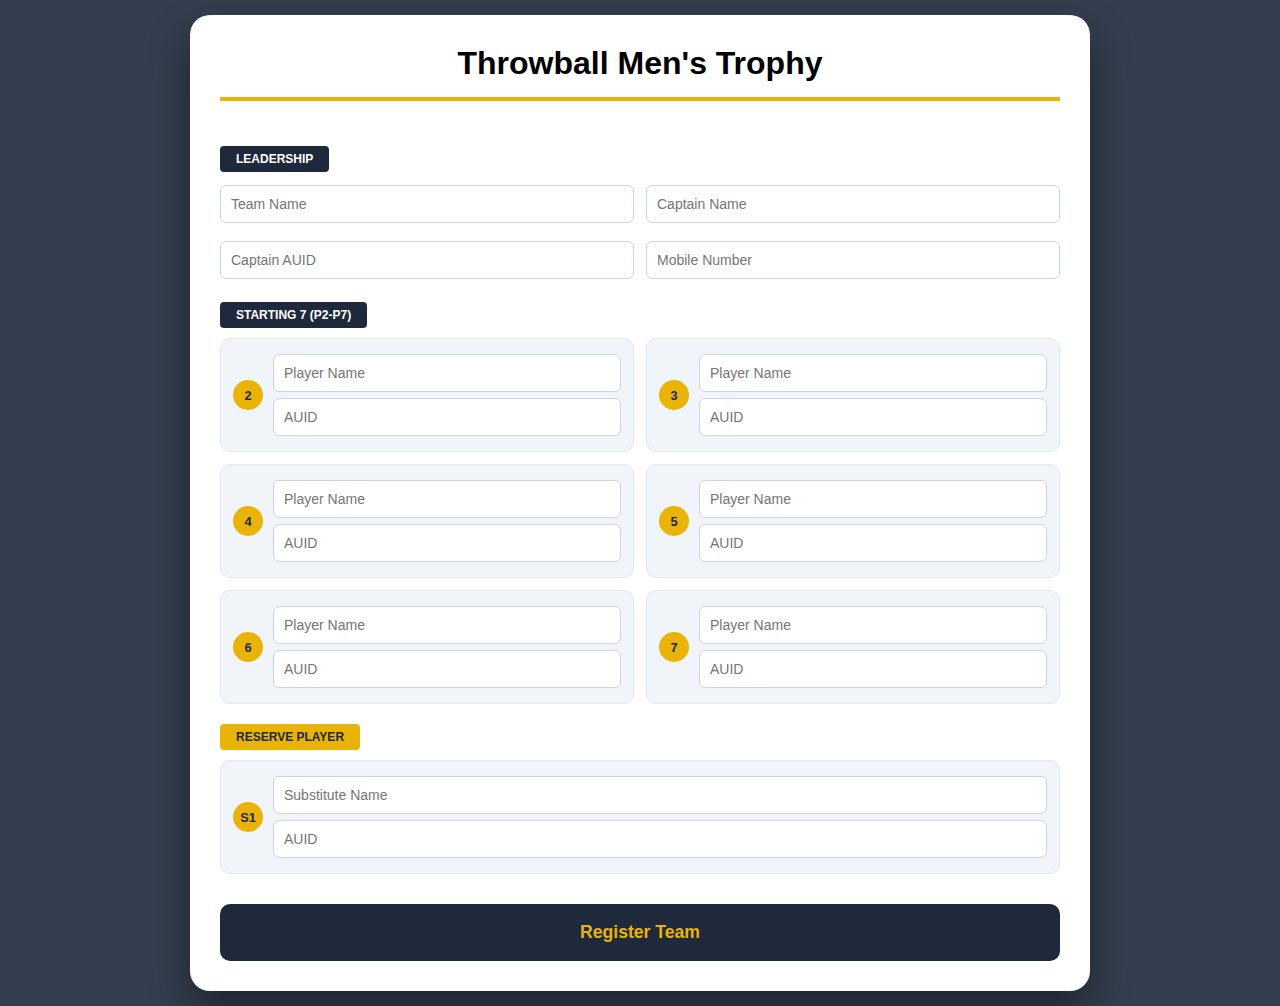
<file: regestration/throwball/throwball_reg.html>
<!DOCTYPE html>
<html lang="en">
<head>
    <meta charset="UTF-8">
    <meta name="viewport" content="width=device-width, initial-scale=1.0">
    <title>Throwball Registration - Male</title>
    <style>
        :root { --navy: #1e293b; --gold: #eab308; --slate: #f1f5f9; }
        * { margin: 0; padding: 0; box-sizing: border-box; }
        body {
            min-height: 100vh;
            background: linear-gradient(rgba(30, 41, 59, 0.9), rgba(30, 41, 59, 0.9)), 
                        url('https://images.unsplash.com/photo-1544919982-b61976f0ba43?q=80&w=2000') center/cover fixed;
            font-family: 'Inter', sans-serif;
            display: flex; justify-content: center; padding: 15px;
        }
        .card { background: #fff; width: 100%; max-width: 900px; border-radius: 20px; padding: 30px; box-shadow: 0 20px 40px rgba(0,0,0,0.4); }
        header { text-align: center; margin-bottom: 25px; border-bottom: 4px solid var(--gold); padding-bottom: 15px; }
        .section-title { color: white; background: var(--navy); padding: 6px 16px; border-radius: 4px; display: inline-block; font-size: 0.75rem; font-weight: bold; margin: 20px 0 10px 0; text-transform: uppercase; }
        .grid { display: grid; grid-template-columns: repeat(auto-fit, minmax(280px, 1fr)); gap: 12px; }
        .player-box { background: var(--slate); border: 1px solid #e2e8f0; padding: 12px; border-radius: 10px; display: flex; align-items: center; gap: 10px; }
        .num { background: var(--gold); color: var(--navy); width: 30px; height: 30px; min-width: 30px; display: flex; align-items: center; justify-content: center; border-radius: 50%; font-weight: 800; font-size: 0.8rem; }
        input { width: 100%; padding: 10px; margin: 3px 0; border: 1px solid #cbd5e1; border-radius: 6px; outline: none; font-size: 14px; }
        .btn { background: var(--navy); color: var(--gold); width: 100%; padding: 18px; border-radius: 10px; border: none; font-size: 1.1rem; font-weight: bold; cursor: pointer; margin-top: 30px; }
    </style>
</head>
<body>
<div class="card">
    <header><h1>Throwball Men's Trophy</h1></header>
    <form id="teamForm" action="https://docs.google.com/forms/d/e/YOUR_FORM_ID/formResponse" method="POST" target="hidden_iframe">
        <div class="section-title">Leadership</div>
        <div class="grid">
            <input type="text" name="t_name" class="save-local" placeholder="Team Name" required>
            <input type="text" name="c_name" class="save-local" placeholder="Captain Name" required>
            <input type="text" name="c_auid" class="save-local" placeholder="Captain AUID" required>
            <input type="tel" name="c_phone" class="save-local" placeholder="Mobile Number" required>
        </div>
        <div class="section-title">Starting 7 (P2-P7)</div>
        <div class="grid" id="starters"></div>
        <div class="section-title" style="background:var(--gold); color:var(--navy)">Reserve Player</div>
        <div class="grid">
            <div class="player-box">
                <div class="num">S1</div>
                <div style="flex:1">
                    <input type="text" name="s1n" class="save-local" placeholder="Substitute Name">
                    <input type="text" name="s1i" class="save-local" placeholder="AUID">
                </div>
            </div>
        </div>
        <button type="submit" class="btn">Register Team</button>
    </form>
</div>
<iframe name="hidden_iframe" style="display:none;"></iframe>
<script>
    const sCont = document.getElementById('starters');
    for(let i=2; i<=7; i++){
        sCont.innerHTML += `<div class="player-box"><div class="num">${i}</div><div style="flex:1"><input type="text" name="p${i}n" class="save-local" placeholder="Player Name"><input type="text" name="p${i}i" class="save-local" placeholder="AUID"></div></div>`;
    }
    const inputs = document.querySelectorAll('.save-local');
    window.onload = () => { inputs.forEach(input => { const val = localStorage.getItem('tb_m_' + input.name); if (val) input.value = val; }); };
    inputs.forEach(input => { input.addEventListener('input', () => localStorage.setItem('tb_m_' + input.name, input.value)); });
</script>
</body>
</html>
</file>
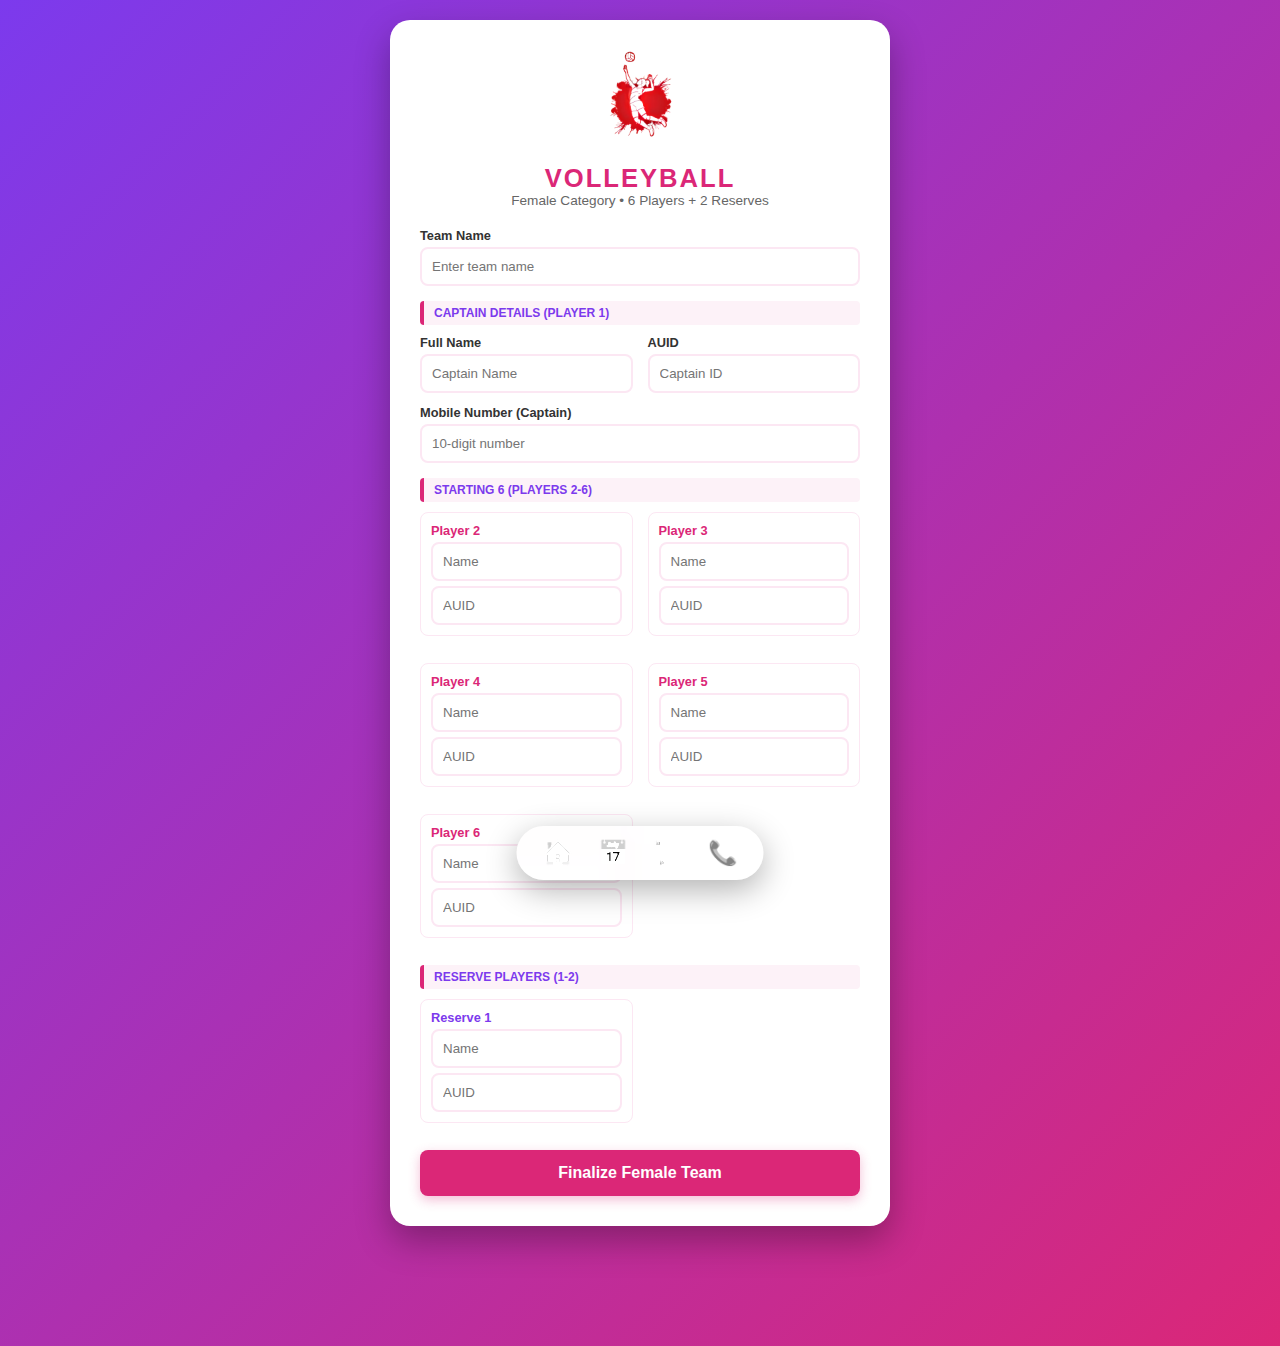
<file: regestration/volleyball/female.html>
<!DOCTYPE html>
<html lang="en">
<head>
    <meta charset="UTF-8">
    <meta name="viewport" content="width=device-width, initial-scale=1.0">
    <meta http-equiv="Cache-Control" content="no-cache, no-store, must-revalidate">
    <meta http-equiv="Pragma" content="no-cache">
    <meta http-equiv="Expires" content="0">
    <title>Volleyball Registration - Female</title>
    <link rel="stylesheet" href="female/css.css">
</head>
<body>

<div class="container">
    <div class="card" id="reg-card">
        <div class="header">
            <img src="volleyballfemale.avif" alt="Volleyball Logo" class="logo" id="nav-logo" onclick="flipAndNavigate('volleyball_reg.html')">
            <h1>Volleyball</h1>
            <p>Female Category • 6 Players + 2 Reserves</p>
        </div>

        <form id="teamForm" action="https://docs.google.com/forms/d/e/1FAIpQLSeIFNcOC_WU82G48Ro0-nitTexkXLYBZcRGaG42QkYKF1EpZg/formResponse" method="POST" target="hidden_iframe">
            
            <div class="field">
                <label>Team Name</label>
                <input type="text" name="entry.1997065996" class="save-local" placeholder="Enter team name" required>
            </div>

            <div class="section-divider">Captain Details (Player 1)</div>
            <div class="grid">
                <div class="field">
                    <label>Full Name</label>
                    <input type="text" name="entry.2081326091" class="save-local" placeholder="Captain Name" required>
                </div>
                <div class="field">
                    <label>AUID</label>
                    <input type="text" name="entry.1127107364" class="save-local" placeholder="Captain ID" required>
                </div>
            </div>
            
            <div class="field">
                <label>Mobile Number (Captain)</label>
                <input type="tel" name="entry.2029844490" class="save-local" placeholder="10-digit number" required pattern="[0-9]{10}">
            </div>

            <div class="section-divider">Starting 6 (Players 2-6)</div>
            <div class="grid" id="starters-container">
                </div>

            <div class="section-divider">Reserve Players (1-2)</div>
            <div class="grid" id="subs-container">
                </div>

            <button class="btn" type="submit" id="submit-button">Finalize Female Team</button>
        </form>

        <div id="message" class="message"></div>
        <iframe name="hidden_iframe" id="hidden_iframe" style="display:none;"></iframe>
    </div>
</div>

<footer class="fixed-dock">
    <div class="dock-links">
        <a href="../../index.html" title="Home">🏠</a>
        <a href="#" title="Schedule">📅</a>
        <a href="#" title="Rules">📜</a>
        <a href="#" title="Support">📞</a>
    </div>
</footer>

<script src="female/js.js"></script>
</body>
</html>
</file>
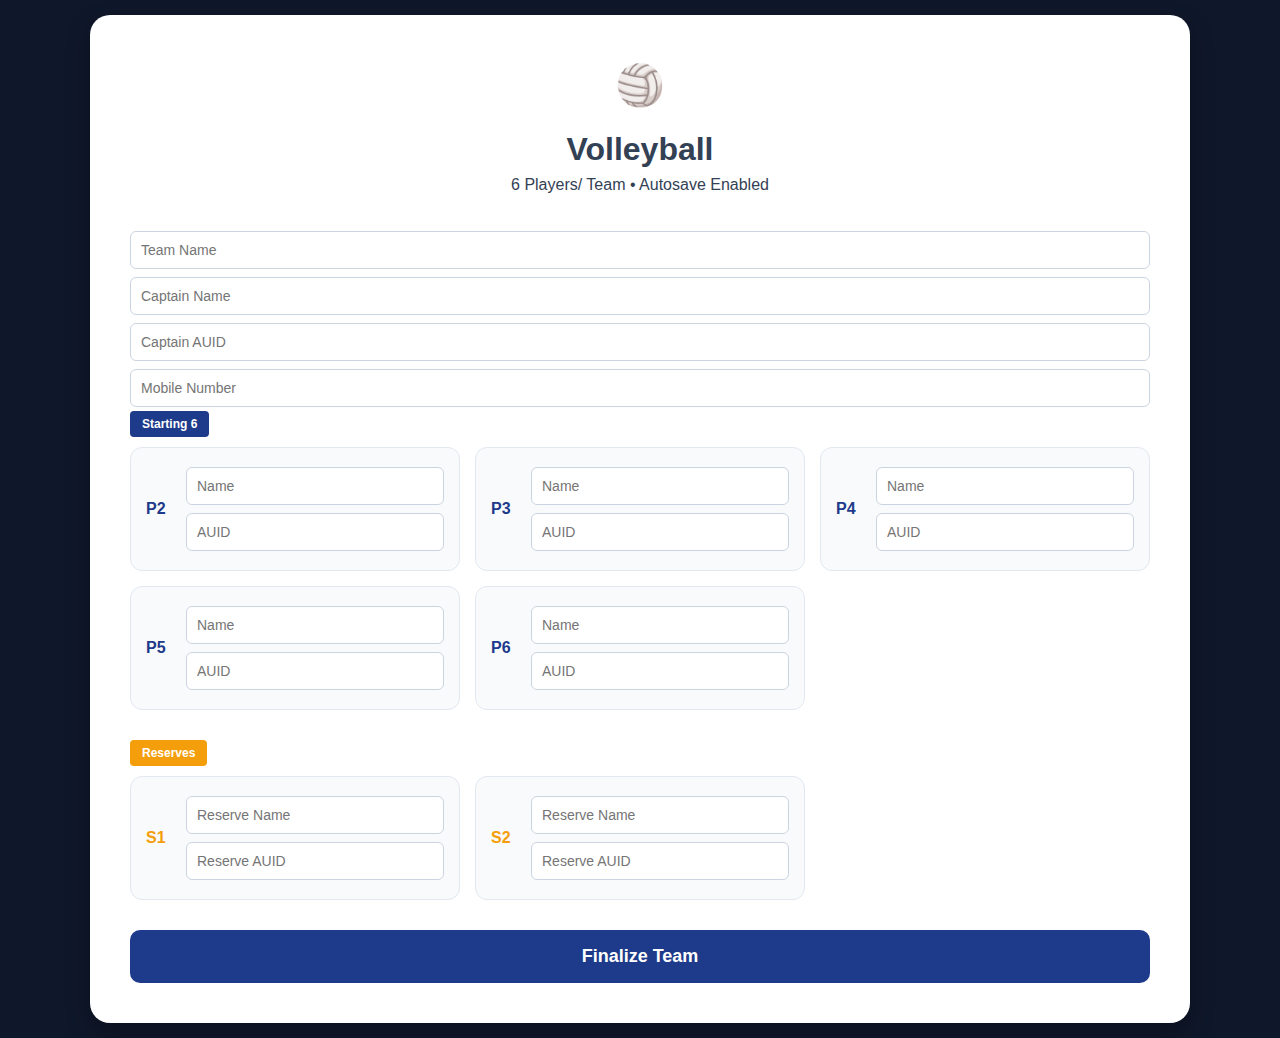
<file: regestration/volleyball/volleyball_reg.html>
<!DOCTYPE html>
<html lang="en">
<head>
    <meta charset="UTF-8">
    <meta name="viewport" content="width=device-width, initial-scale=1.0">
    <title>Volleyball Tournament Registration</title>
    <link rel="stylesheet" href="css.css">
</head>
<body>

<div class="container">
    <div class="form-card">
        <header>
            <div class="icon-circle">🏐</div>
            <h1>Volleyball</h1>
            <p>6 Players/ Team • Autosave Enabled</p>
        </header>

        <form id="teamForm" action="https://docs.google.com/forms/d/e/1FAIpQLSfWPQoEzfXvn_nGo0o5x7kftC1xn6GkwvtTs9jZvfZn_rBl8g/formResponse" method="POST" target="hidden_iframe">
            
            <div class="form-section header-fields">
                <input type="text" name="entry.1997065996" class="save-local" placeholder="Team Name" required>
                <input type="text" name="entry.2081326091" class="save-local" placeholder="Captain Name" required>
                <input type="text" name="entry.1127107364" class="save-local" placeholder="Captain AUID" required>
                <input type="tel" name="entry.2029844490" class="save-local" placeholder="Mobile Number" required pattern="[0-9]{10}">
            </div>

            <h3 class="label-tag">Starting 6</h3>
            <div class="player-grid" id="starters-container"></div>

            <h3 class="label-tag reserve">Reserves</h3>
            <div class="player-grid" id="subs-container"></div>

            <button type="submit" class="submit-btn" id="submitBtn">Finalize Team</button>
        </form>
    </div>
</div>

<iframe name="hidden_iframe" id="hidden_iframe" style="display:none;"></iframe>

<div id="successModal" class="modal-overlay">
    <div class="modal-card">
        <div class="success-check">✓</div>
        <h2>Squad Ready!</h2>
        <p>Your team <strong id="summary-team"></strong> is registered.</p>
        <button onclick="location.reload()" class="modal-btn">Close</button>
    </div>
</div>

<div id="successModal" class="modal-overlay">
    <div class="modal-card">
        <div class="check-icon">✓</div>
        <h2>Squad Ready!</h2>
        <p>Your team <strong id="summary-team"></strong> is registered for the tournament.</p>
        <button onclick="location.reload()" class="modal-btn">Back to Home</button>
    </div>
</div>

<script src="js.js"></script>
</body>
</html>
</file>
<file: index.css>
:root {
  --glass: rgba(255, 255, 255, 0.12);
  --border: rgba(255, 255, 255, 0.2);
  --btn-color: #ff4d5a;
  --btn-hover: #ff6b76;
}

body {
  margin: 0;
  font-family: 'Poppins', sans-serif;
  height: 100vh;
  overflow: hidden;
  background: #000;
}

/* Header */
.header {
  position: fixed;
  top: 20px;
  left: 50%;
  transform: translateX(-50%);
  display: flex;
  align-items: center;
  gap: 15px;
  z-index: 1000;
  color: #fff;
}

.college-logo {
  width: 60px;
  height: auto;
  border-radius: 12px;
  transition: transform 0.3s;
}

.college-logo:hover {
  transform: scale(1.1);
}

.header h1 {
  font-size: 24px;
  margin: 0;
}

/* Background */
#bg-overlay {
  position: fixed;
  inset: 0;
  z-index: -1;
  background-size: cover;
  background-position: center;
  transition: 1s cubic-bezier(0.2,0,0.2,1);
  filter: brightness(0.6);
}

.container {
  height: 100%;
  display: flex;
  flex-direction: column;
  justify-content: center;
  align-items: center;
  padding-top: 100px;
}

.slider-window {
  width: 85%;
  max-width: 650px;
  overflow: hidden;
}

.slider-track {
  display: flex;
  transition: transform 0.8s cubic-bezier(0.16,1,0.3,1);
}

/* Glass Card */
.glass-card {
  min-width: 100%;
  padding: 40px 30px;
  box-sizing: border-box;
  background: var(--glass);
  backdrop-filter: blur(20px);
  border: 1px solid var(--border);
  border-radius: 30px;
  text-align: center;
  user-select: none;
  opacity: 0;
  transform: translateY(20px);
  animation: fadeInUp 0.6s forwards;
  display: flex;
  flex-direction: column;
  gap: 15px;
  box-shadow: 0 10px 30px rgba(0,0,0,0.3);
  transition: transform 0.3s, box-shadow 0.3s;
}

.glass-card:hover {
  transform: scale(1.03);
  box-shadow: 0 15px 35px rgba(0,0,0,0.5);
}

.glass-card h2 {
  margin: 0;
  font-size: 28px;
  color: #fff;
}

.glass-card p {
  font-size: 16px;
  color: #ddd;
  line-height: 1.5;
}

.extra-info {
  display: flex;
  justify-content: space-around;
  font-size: 14px;
  color: #ccc;
  gap: 10px;
}

.extra-info span {
  display: flex;
  align-items: center;
  gap: 5px;
}

.register-btn {
  padding: 12px 25px;
  border: none;
  border-radius: 25px;
  background-color: var(--btn-color);
  color: #fff;
  font-size: 16px;
  cursor: pointer;
  transition: 0.3s;
  text-decoration: none;
}

.register-btn:hover {
  background-color: var(--btn-hover);
}

/* Animations */
@keyframes fadeInUp {
  to { opacity: 1; transform: translateY(0); }
}

.dots-container {
  margin-top: 30px;
  display: flex;
  gap: 12px;
}

.dot {
  width: 8px;
  height: 8px;
  background: rgba(255,255,255,0.3);
  border-radius: 50%;
  transition: 0.3s;
  cursor: pointer;
}

.dot.active {
  background: #fff;
  width: 25px;
  border-radius: 10px;
}

.scroll-hint {
  position: absolute;
  bottom: 30px;
  opacity: 0.6;
  animation: bounce 2s infinite;
}

@keyframes bounce {
  0%,20%,50%,80%,100% {transform: translateY(0);}
  40% {transform: translateY(-10px);}
}

/* Footer */
.footer {
  position: fixed;
  bottom: 10px;
  width: 100%;
  text-align: center;
  color: #aaa;
  font-size: 14px;
}
/* Header with logo and banner */
.header {
  position: fixed;
  top: 20px;
  left: 50%;
  transform: translateX(-50%);
  display: flex;
  align-items: center;
  gap: 15px;
  z-index: 1000;
}

.college-logo {
  width: 150px;
  height: auto;
  border-radius: 50px;
  transition: transform 0.3s;
}

.college-logo:hover {
  transform: scale(1.1);
}

.header-banner {
  height: 50px;           /* adjust height as needed */
  width: auto;
  border-radius: 8px;
  object-fit: contain;
  transition: transform 0.3s;
}

.header-banner:hover {
  transform: scale(1.05);
}
</file>
<file: regestration/badminton/css.css>
* {
    box-sizing: border-box;
    margin: 0;
    padding: 0;
    font-family: 'Segoe UI', Tahoma, Geneva, Verdana, sans-serif;
}

body {
    background: linear-gradient(135deg, #1e3c72 0%, #2a5298 100%);
    min-height: 100vh;
    display: flex;
    justify-content: center;
    align-items: center;
    padding: 20px;
}

.container {
    width: 100%;
    max-width: 450px;
}

.card {
    background: #ffffff;
    padding: 30px;
    border-radius: 20px;
    box-shadow: 0 15px 35px rgba(0,0,0,0.2);
}

.header {
    text-align: center;
    margin-bottom: 25px;
}

.logo {
    width: 70px;
    margin-bottom: 10px;
}

h1 {
    color: #1e3c72;
    text-transform: uppercase;
    letter-spacing: 2px;
    font-size: 1.8rem;
}

.header p {
    color: #666;
    font-size: 0.9rem;
}

.field {
    margin-bottom: 15px;
}

label {
    display: block;
    margin-bottom: 6px;
    font-weight: 600;
    color: #333;
    font-size: 0.85rem;
}

input, select {
    width: 100%;
    padding: 12px;
    border: 2px solid #e1e1e1;
    border-radius: 8px;
    outline: none;
    transition: 0.3s;
}

input:focus, select:focus {
    border-color: #2a5298;
}

.grid {
    display: grid;
    grid-template-columns: 1fr 1fr;
    gap: 15px;
}

.btn {
    width: 100%;
    padding: 14px;
    background: #2a5298;
    color: white;
    border: none;
    border-radius: 8px;
    font-size: 1rem;
    font-weight: bold;
    cursor: pointer;
    margin-top: 10px;
    transition: 0.3s;
}

.btn:hover {
    background: #1e3c72;
    transform: translateY(-2px);
}

.btn:disabled {
    background: #ccc;
    cursor: not-allowed;
}

.message {
    display: none;
    text-align: center;
    margin-top: 20px;
    padding: 10px;
    border-radius: 8px;
    font-size: 0.9rem;
}

.success {
    background: #d4edda;
    color: #155724;
    border: 1px solid #c3e6cb;
}
</file>
<file: regestration/badminton/female/css.css>
:root {
    --primary-pink: #db2777;
    --deep-violet: #7c3aed;
    --soft-bg: #fdf2f8;
}

* { box-sizing: border-box; margin: 0; padding: 0; font-family: 'Segoe UI', sans-serif; }

body {
    background: linear-gradient(135deg, #7c3aed 0%, #db2777 100%);
    min-height: 100vh;
    display: flex; justify-content: center; align-items: center; padding: 20px;
    overflow-x: hidden;
}

.container { width: 100%; max-width: 500px; perspective: 1000px; }

.card {
    background: #ffffff; padding: 30px; border-radius: 20px;
    box-shadow: 0 15px 35px rgba(0,0,0,0.3);
    transition: transform 0.6s cubic-bezier(0.4, 0, 0.2, 1), opacity 0.5s;
}

/* Animations */
.logo {
    width: 70px; margin-bottom: 10px; cursor: pointer;
    transition: transform 0.6s cubic-bezier(0.4, 0, 0.2, 1);
}

.flipping { transform: rotateY(360deg) scale(1.2); }
.slide-out { transform: translateX(-120%) rotateY(-20deg); opacity: 0; }

.header { text-align: center; margin-bottom: 20px; }
h1 { color: var(--primary-pink); text-transform: uppercase; letter-spacing: 2px; font-size: 1.6rem; }
.header p { color: #666; font-size: 0.85rem; }

.section-divider {
    font-size: 0.75rem; font-weight: bold; color: var(--deep-violet);
    background: var(--soft-bg); padding: 5px 10px; border-radius: 4px;
    margin: 15px 0 10px 0; text-transform: uppercase;
    border-left: 4px solid var(--primary-pink);
}

.field { margin-bottom: 12px; }
label { display: block; margin-bottom: 4px; font-weight: 600; color: #333; font-size: 0.8rem; }

input, select {
    width: 100%; padding: 10px; border: 2px solid #fce7f3;
    border-radius: 8px; outline: none; transition: 0.3s;
}

input:focus, select:focus { border-color: var(--primary-pink); box-shadow: 0 0 0 3px rgba(219, 39, 119, 0.1); }
.grid { display: grid; grid-template-columns: 1fr 1fr; gap: 15px; }

.btn {
    width: 100%; padding: 14px; background: var(--primary-pink); color: white;
    border: none; border-radius: 8px; font-size: 1rem; font-weight: bold;
    cursor: pointer; margin-top: 15px; transition: 0.3s;
    box-shadow: 0 4px 12px rgba(219, 39, 119, 0.3);
}

.btn:hover { background: var(--deep-violet); transform: translateY(-2px); }

.message { display: none; text-align: center; margin-top: 20px; padding: 10px; border-radius: 8px; }
.success { background: #d4edda; color: #155724; border: 1px solid #c3e6cb; }

/* Fixed Floating Dock */
.fixed-dock {
    position: fixed;
    bottom: 20px;
    left: 50%;
    transform: translateX(-50%); /* Centers the dock */
    z-index: 9999;
    width: auto;
    display: flex;
    justify-content: center;
}

.dock-links {
    display: flex;
    gap: 25px;
    background: rgba(255, 255, 255, 0.1); /* Transparent glass effect */
    backdrop-filter: blur(15px);
    -webkit-backdrop-filter: blur(15px);
    padding: 12px 25px;
    border-radius: 50px;
    border: 1px solid rgba(255, 255, 255, 0.2);
    box-shadow: 0 10px 32px rgba(0, 0, 0, 0.3);
}

.dock-links a {
    text-decoration: none;
    font-size: 1.5rem;
    transition: all 0.3s ease;
    display: flex;
    align-items: center;
    justify-content: center;
    filter: grayscale(1) brightness(2); /* Keeps icons minimalist/white */
}

.dock-links a:hover {
    transform: translateY(-5px) scale(1.2);
    filter: grayscale(0) brightness(1); /* Returns color on hover */
}

/* Adds padding to the bottom of the container so the form doesn't get hidden behind the dock */
.container {
    padding-bottom: 100px; 
}
</file>
<file: regestration/volleyball/female/css.css>
:root {
    --primary-pink: #db2777;
    --deep-violet: #7c3aed;
    --soft-bg: #fdf2f8;
}

* { box-sizing: border-box; margin: 0; padding: 0; font-family: 'Segoe UI', sans-serif; }

body {
    background: linear-gradient(135deg, #7c3aed 0%, #db2777 100%);
    min-height: 100vh;
    display: flex; justify-content: center; align-items: center; padding: 20px;
    overflow-x: hidden;
}

.container { width: 100%; max-width: 500px; perspective: 1000px; }

.card {
    background: #ffffff; padding: 30px; border-radius: 20px;
    box-shadow: 0 15px 35px rgba(0,0,0,0.3);
    transition: transform 0.6s cubic-bezier(0.4, 0, 0.2, 1), opacity 0.5s;
}

/* Animations */
.logo {
    width: 70px; margin-bottom: 10px; cursor: pointer;
    transition: transform 0.6s cubic-bezier(0.4, 0, 0.2, 1);
}

.flipping { transform: rotateY(360deg) scale(1.2); }
.slide-out { transform: translateX(-120%) rotateY(-20deg); opacity: 0; }

.header { text-align: center; margin-bottom: 20px; }
h1 { color: var(--primary-pink); text-transform: uppercase; letter-spacing: 2px; font-size: 1.6rem; }
.header p { color: #666; font-size: 0.85rem; }

.section-divider {
    font-size: 0.75rem; font-weight: bold; color: var(--deep-violet);
    background: var(--soft-bg); padding: 5px 10px; border-radius: 4px;
    margin: 15px 0 10px 0; text-transform: uppercase;
    border-left: 4px solid var(--primary-pink);
}

.field { margin-bottom: 12px; }
label { display: block; margin-bottom: 4px; font-weight: 600; color: #333; font-size: 0.8rem; }

input, select {
    width: 100%; padding: 10px; border: 2px solid #fce7f3;
    border-radius: 8px; outline: none; transition: 0.3s;
}

input:focus, select:focus { border-color: var(--primary-pink); box-shadow: 0 0 0 3px rgba(219, 39, 119, 0.1); }
.grid { display: grid; grid-template-columns: 1fr 1fr; gap: 15px; }

.btn {
    width: 100%; padding: 14px; background: var(--primary-pink); color: white;
    border: none; border-radius: 8px; font-size: 1rem; font-weight: bold;
    cursor: pointer; margin-top: 15px; transition: 0.3s;
    box-shadow: 0 4px 12px rgba(219, 39, 119, 0.3);
}

.btn:hover { background: var(--deep-violet); transform: translateY(-2px); }

.message { display: none; text-align: center; margin-top: 20px; padding: 10px; border-radius: 8px; }
.success { background: #d4edda; color: #155724; border: 1px solid #c3e6cb; }

/* Fixed Floating Dock */
.fixed-dock {
    position: fixed;
    bottom: 20px;
    left: 50%;
    transform: translateX(-50%); /* Centers the dock */
    z-index: 9999;
    width: auto;
    display: flex;
    justify-content: center;
}

.dock-links {
    display: flex;
    gap: 25px;
    background: rgba(255, 255, 255, 0.1); /* Transparent glass effect */
    backdrop-filter: blur(15px);
    -webkit-backdrop-filter: blur(15px);
    padding: 12px 25px;
    border-radius: 50px;
    border: 1px solid rgba(255, 255, 255, 0.2);
    box-shadow: 0 10px 32px rgba(0, 0, 0, 0.3);
}

.dock-links a {
    text-decoration: none;
    font-size: 1.5rem;
    transition: all 0.3s ease;
    display: flex;
    align-items: center;
    justify-content: center;
    filter: grayscale(1) brightness(2); /* Keeps icons minimalist/white */
}

.dock-links a:hover {
    transform: translateY(-5px) scale(1.2);
    filter: grayscale(0) brightness(1); /* Returns color on hover */
}

/* Adds padding to the bottom of the container so the form doesn't get hidden behind the dock */
.container {
    padding-bottom: 100px; 
}
</file>
<file: regestration/volleyball/css.css>
:root {
    --vb-blue: #1e3a8a;
    --vb-orange: #f59e0b;
    --bg-light: #f8fafc;
}

* { box-sizing: border-box; margin: 0; padding: 0; }

body {
    background: #0f172a;
    font-family: -apple-system, BlinkMacSystemFont, "Segoe UI", Roboto, sans-serif;
    color: #334155;
    line-height: 1.5;
    padding: 15px;
}

.container { max-width: 1100px; margin: 0 auto; }

.form-card {
    background: white;
    border-radius: 20px;
    padding: clamp(15px, 5vw, 40px);
    box-shadow: 0 10px 25px rgba(0,0,0,0.3);
}

header { text-align: center; margin-bottom: 30px; }
.icon-circle { font-size: 40px; margin-bottom: 10px; }

/* Grid logic: 1 col on mobile, 2 on tablet, 3 on desktop */
.player-grid {
    display: grid;
    grid-template-columns: repeat(auto-fill, minmax(300px, 1fr));
    gap: 15px;
    margin-bottom: 30px;
}

.player-card {
    display: flex;
    align-items: center;
    background: var(--bg-light);
    padding: 15px;
    border-radius: 12px;
    border: 1px solid #e2e8f0;
}

.player-card .num {
    font-weight: 800;
    color: var(--vb-blue);
    margin-right: 15px;
    width: 25px;
}

.player-card .inputs { flex: 1; }

input {
    width: 100%;
    padding: 10px;
    margin: 4px 0;
    border: 1px solid #cbd5e1;
    border-radius: 6px;
    font-size: 14px;
}

input:focus { border-color: var(--vb-orange); outline: none; }

.label-tag {
    display: inline-block;
    padding: 4px 12px;
    background: var(--vb-blue);
    color: white;
    border-radius: 4px;
    font-size: 12px;
    margin-bottom: 10px;
}

.label-tag.reserve { background: var(--vb-orange); }

.submit-btn {
    width: 100%;
    padding: 16px;
    background: var(--vb-blue);
    color: white;
    border: none;
    border-radius: 10px;
    font-size: 18px;
    font-weight: bold;
    cursor: pointer;
    transition: 0.3s;
}

.submit-btn:hover { background: #1e40af; }

/* Modal Styles */
.modal-overlay {
    display: none;
    position: fixed; top:0; left:0; width:100%; height:100%;
    background: rgba(0,0,0,0.85); backdrop-filter: blur(5px);
    justify-content: center; align-items: center; z-index: 1000;
}
.modal-overlay.active { display: flex; }
.modal-card { background: white; padding: 40px; border-radius: 20px; text-align: center; max-width: 400px; width: 90%; }
</file>
<file: regestration/carrom/css.css>
/* Reset + fonts */
* {
  margin: 0;
  padding: 0;
  box-sizing: border-box;
  font-family: "Poppins", sans-serif;
}

body {
  min-height: 100vh;
  background: radial-gradient(circle at center, #d2a679 40%, #b58b5a 100%);
  display: flex;
  align-items: center;
  justify-content: center;
  padding: 20px;
}

/* Carrom Board Container */
.container {
  width: 100%;
  max-width: 500px;
  background: rgba(255, 255, 255, 0.08);
  backdrop-filter: blur(12px);
  border: 3px solid #5c3d2e;
  border-radius: 25px;
  padding: 30px 35px;
  color: #fff;
  box-shadow: inset 0 0 20px rgba(0,0,0,0.5), 0 10px 25px rgba(0,0,0,0.4);
  text-align: center;
  position: relative;
  animation: fadeIn 1s ease forwards;
}

/* Carrom pockets (corners) */
.container::before,
.container::after {
  content: "";
  position: absolute;
  width: 25px;
  height: 25px;
  background: #000;
  border-radius: 50%;
}

.container::before {
  top: 10px;
  left: 10px;
}

.container::after {
  bottom: 10px;
  right: 10px;
}

.container .pocket {
  position: absolute;
  width: 25px;
  height: 25px;
  background: #000;
  border-radius: 50%;
}

.container .pocket.top-right {
  top: 10px;
  right: 10px;
}

.container .pocket.bottom-left {
  bottom: 10px;
  left: 10px;
}

/* Logo and header */
.logo {
  max-width: 90px;
  margin-bottom: 15px;
  animation: bounceLogo 1.5s infinite alternate;
}

h1 {
  font-size: 30px;
  font-weight: 700;
  margin-bottom: 5px;
  letter-spacing: 1px;
  color: #ffd700; /* Trophy gold */
  text-shadow: 0 2px 12px rgba(0,0,0,0.6);
}

h2 {
  font-size: 16px;
  font-weight: 400;
  margin-bottom: 25px;
  opacity: 0.9;
}

/* Form fields styled like carrom coins */
.field {
  margin-bottom: 18px;
  text-align: left;
  opacity: 0;
  transform: translateY(20px);
  animation: slideUp 0.6s forwards;
}

.field:nth-child(1) { animation-delay: 0.2s; }
.field:nth-child(2) { animation-delay: 0.3s; }
.field:nth-child(3) { animation-delay: 0.4s; }
.field:nth-child(4) { animation-delay: 0.5s; }
.field:nth-child(5) { animation-delay: 0.6s; }
.field:nth-child(6) { animation-delay: 0.7s; }

label {
  font-size: 14px;
  font-weight: 600;
  margin-bottom: 6px;
  display: block;
}

input, select {
  width: 100%;
  padding: 12px 15px;
  border-radius: 12px;
  border: 2px solid #3b2f2f; /* Black coin border */
  background: #f5e6d3; /* White coin beige */
  outline: none;
  font-size: 14px;
  transition: 0.3s;
}

input:focus, select:focus {
  border-color: #e63946; /* Queen red */
  box-shadow: 0 0 12px #e63946;
  transform: scale(1.02);
}

/* Striker-style button */
.btn {
  width: 100%;
  padding: 14px;
  border-radius: 50px;
  border: none;
  background: radial-gradient(circle at center, #ff6a00, #ee0979);
  color: #fff;
  font-size: 16px;
  font-weight: 700;
  cursor: pointer;
  transition: transform 0.3s ease;
}

.btn:hover {
  transform: scale(1.05) rotate(-3deg);
  box-shadow: 0 6px 20px rgba(0,0,0,0.4);
}

/* Message */
.message {
  margin-top: 18px;
  padding: 12px;
  border-radius: 8px;
  display: none;
  font-weight: 500;
  font-size: 14px;
}

.success {
  background: rgba(0, 255, 0, 0.2);
  color: #00ff9d;
}

.error {
  background: rgba(255, 0, 0, 0.2);
  color: #ff8a8a;
}

/* Animations */
@keyframes bounceLogo {
  0% { transform: translateY(0); }
  100% { transform: translateY(-8px); }
}

@keyframes fadeIn {
  from { opacity: 0; transform: translateY(-20px); }
  to { opacity: 1; transform: translateY(0); }
}

@keyframes slideUp {
  from { opacity: 0; transform: translateY(20px); }
  to { opacity: 1; transform: translateY(0); }
}
</file>
<file: regestration/cricket/css.css>
:root {
    --pitch-green: #2d5a27;
    --grass-light: #3e7b37;
    --cricket-red: #b91c1c;
    --white: #ffffff;
}

/* RESET */
* {
    margin: 0;
    padding: 0;
    box-sizing: border-box;
}

body {
    min-height: 100vh;
    background: linear-gradient(rgba(0,0,0,0.6), rgba(0,0,0,0.6)), 
                url('https://images.unsplash.com/photo-1531415074968-036ba1b575da?auto=format&fit=crop&q=80&w=2000');
    background-size: cover;
    background-position: center;
    background-attachment: fixed;
    font-family: 'Inter', sans-serif;
    display: flex;
    justify-content: center;
    align-items: flex-start;
    padding: 15px;
}

/* CARD */
.card {
    background: rgba(255, 255, 255, 0.95);
    backdrop-filter: blur(10px);
    width: 100%;
    max-width: 1000px;
    border-radius: 20px;
    padding: 25px;
    box-shadow: 0 20px 40px rgba(0, 0, 0, 0.4);
    animation: slideUp 0.6s ease-out;
}

/* DESKTOP ENHANCEMENT */
@media (min-width: 768px) {
    .card {
        padding: 40px;
        border-radius: 24px;
    }
}

/* ANIMATION */
@keyframes slideUp {
    from { opacity: 0; transform: translateY(30px); }
    to { opacity: 1; transform: translateY(0); }
}

/* HEADER */
.header h1 {
    color: var(--pitch-green);
    font-weight: 900;
    text-transform: uppercase;
    letter-spacing: -1px;
    font-size: 1.6rem;
}

@media (min-width: 768px) {
    .header h1 {
        font-size: 2rem;
    }
}

/* SECTION TITLE */
.section-title {
    color: var(--white);
    background: var(--pitch-green);
    padding: 6px 16px;
    border-radius: 50px;
    display: inline-block;
    font-size: 0.75rem;
    font-weight: bold;
    margin: 25px 0 15px 0;
}

/* PLAYER BOX */
.player-box {
    background: #f8fafc;
    border: 1px solid #e2e8f0;
    padding: 12px;
    border-radius: 14px;
    display: flex;
    align-items: center;
    gap: 12px;
    transition: all 0.3s ease;
    flex-wrap: wrap; /* Important for small screens */
}

.player-box:hover {
    transform: translateY(-2px);
    border-color: var(--pitch-green);
    background: white;
    box-shadow: 0 10px 15px rgba(0,0,0,0.08);
}

/* JERSEY NUMBER */
.jersey-num {
    background: #e2e8f0;
    width: 32px;
    height: 32px;
    min-width: 32px;
    display: flex;
    align-items: center;
    justify-content: center;
    border-radius: 50%;
    font-weight: bold;
    font-size: 0.9rem;
    color: var(--pitch-green);
}

/* FLOATING INPUT */
.floating {
    position: relative;
    width: 100%;
    margin-top: 10px;
}

.floating input {
    width: 100%;
    padding: 12px;
    border: 2px solid #e2e8f0;
    border-radius: 10px;
    outline: none;
    background: transparent;
    font-size: 0.9rem;
}

.floating label {
    position: absolute;
    left: 12px;
    top: 50%;
    transform: translateY(-50%);
    color: #94a3b8;
    pointer-events: none;
    transition: 0.2s ease;
    font-size: 0.85rem;
}

.floating input:focus + label,
.floating input:not(:placeholder-shown) + label {
    top: -8px;
    font-size: 11px;
    background: white;
    padding: 0 5px;
    color: var(--pitch-green);
}

/* BUTTON */
.btn {
    background: var(--cricket-red);
    color: white;
    width: 100%;
    padding: 16px;
    border-radius: 12px;
    border: none;
    font-size: 1rem;
    font-weight: bold;
    cursor: pointer;
    margin-top: 30px;
    transition: 0.3s ease;
}

.btn:hover {
    background: #991b1b;
    transform: translateY(-2px);
}

/* SMALL DEVICE IMPROVEMENT */
@media (max-width: 480px) {
    body {
        padding: 10px;
    }

    .card {
        padding: 18px;
    }

    .section-title {
        font-size: 0.7rem;
        padding: 5px 12px;
    }

    .btn {
        font-size: 0.95rem;
        padding: 14px;
    }
}
</file>
